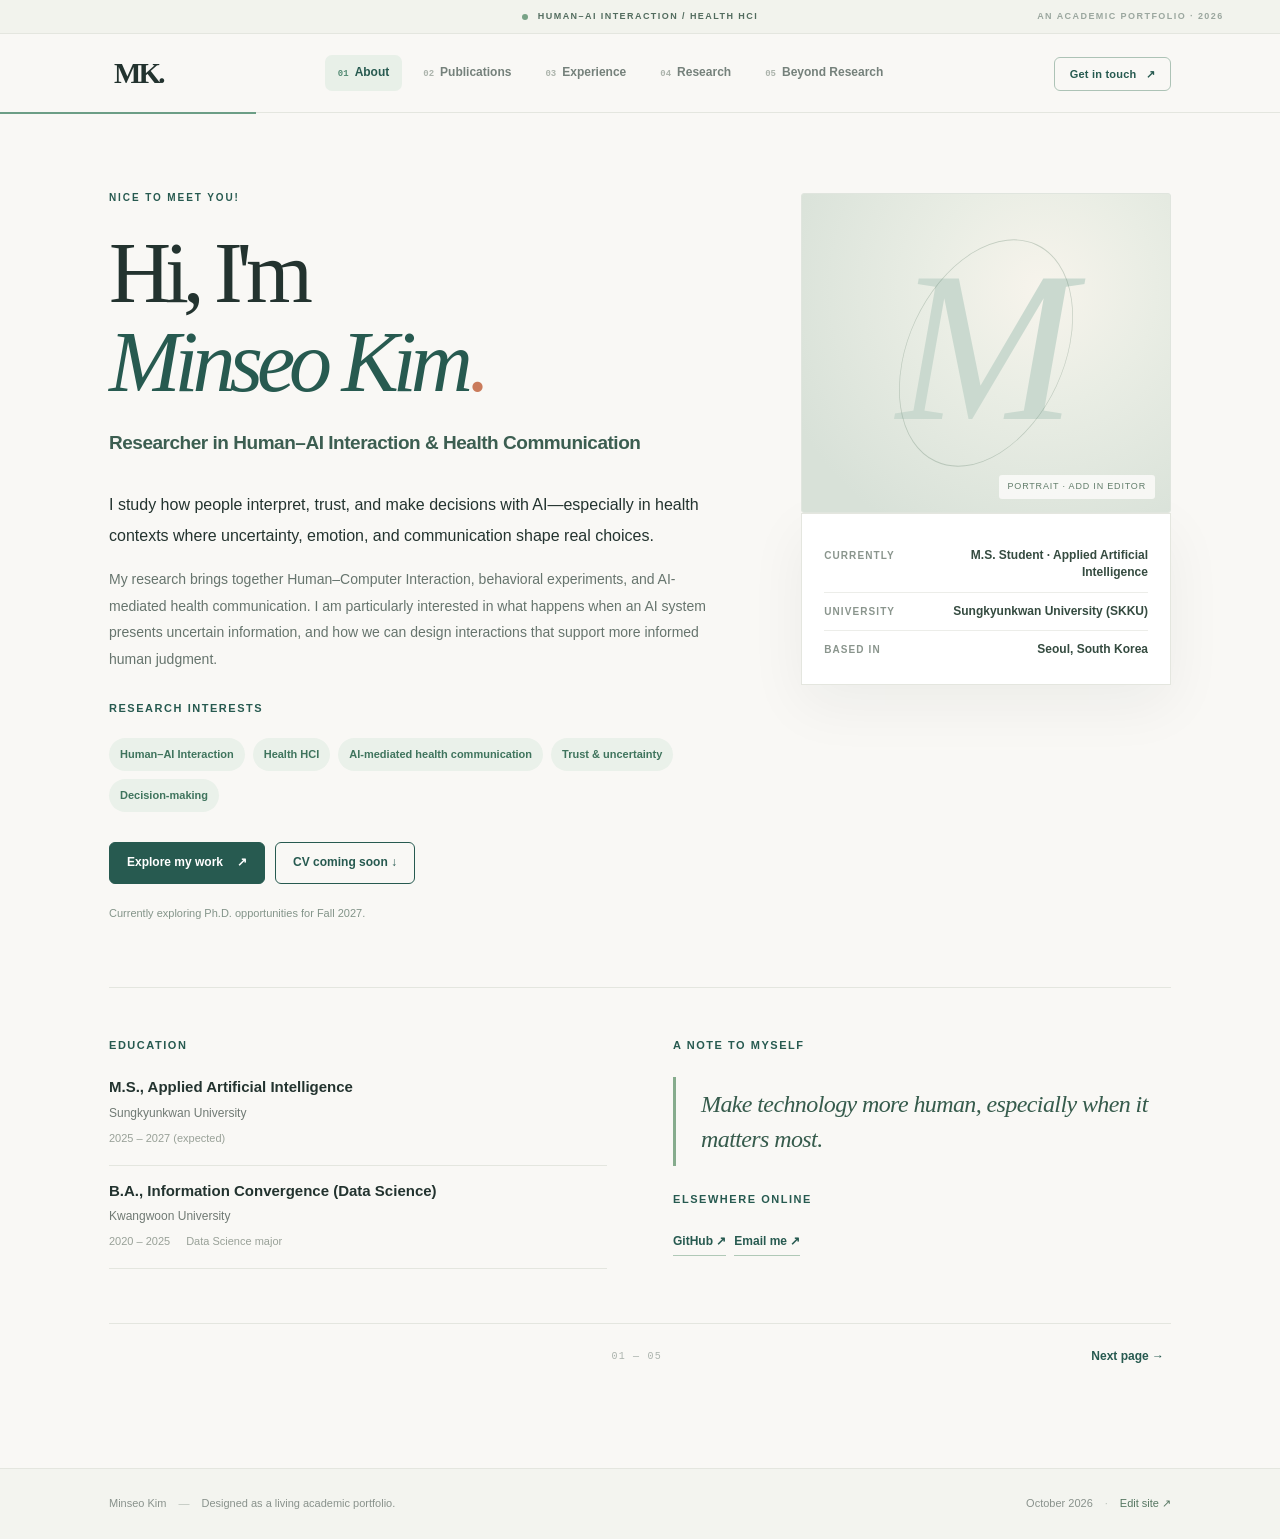
<file: index.html>
<!doctype html>
<html lang="en">
<head>
  <meta charset="utf-8" />
  <meta name="viewport" content="width=device-width, initial-scale=1" />
  <meta name="description" content="Minseo Kim — research in human–AI interaction, health HCI, and AI-mediated health communication." />
  <meta name="theme-color" content="#f9f8f5" />
  <title>Minseo Kim · Academic Website</title>
  <link rel="stylesheet" href="styles.css" />
  <script defer src="data.js"></script>
  <script defer src="upgrade.js"></script>
  <script defer src="site.js"></script>
</head>
<body>
  <div class="announcement"><span class="announcement-dot"></span><span id="masthead-line">HUMAN–AI INTERACTION / HEALTH HCI</span><span class="announcement-end">AN ACADEMIC PORTFOLIO · 2026</span></div>
  <header class="site-header" id="header">
    <div class="nav-wrap">
      <a class="brand" href="#about" aria-label="Home" id="brand">MK<span class="brand-dot">.</span></a>
      <nav class="primary-nav" aria-label="Main navigation" id="navigation"></nav>
      <div class="nav-actions"><a href="#contact" class="say-hi">Get in touch <span aria-hidden="true">↗</span></a></div>
    </div>
  </header>
  <div class="progress-line"><span id="progress"></span></div>
  <main id="app" aria-live="polite"></main>
  <footer class="footer"><div class="footer-inner"><div><span id="footer-name">Minseo Kim</span><span class="footer-sep">—</span><span id="footer-note">An evolving academic portfolio</span></div><div class="footer-right"><span id="footer-date">Updated 2026</span><span class="footer-sep">·</span><a href="admin.html" title="Editor (GitHub write access required)">Edit site ↗</a></div></div></footer>
  <div class="toast" role="status" id="toast" aria-live="polite"></div>
</body>
</html>
</file>
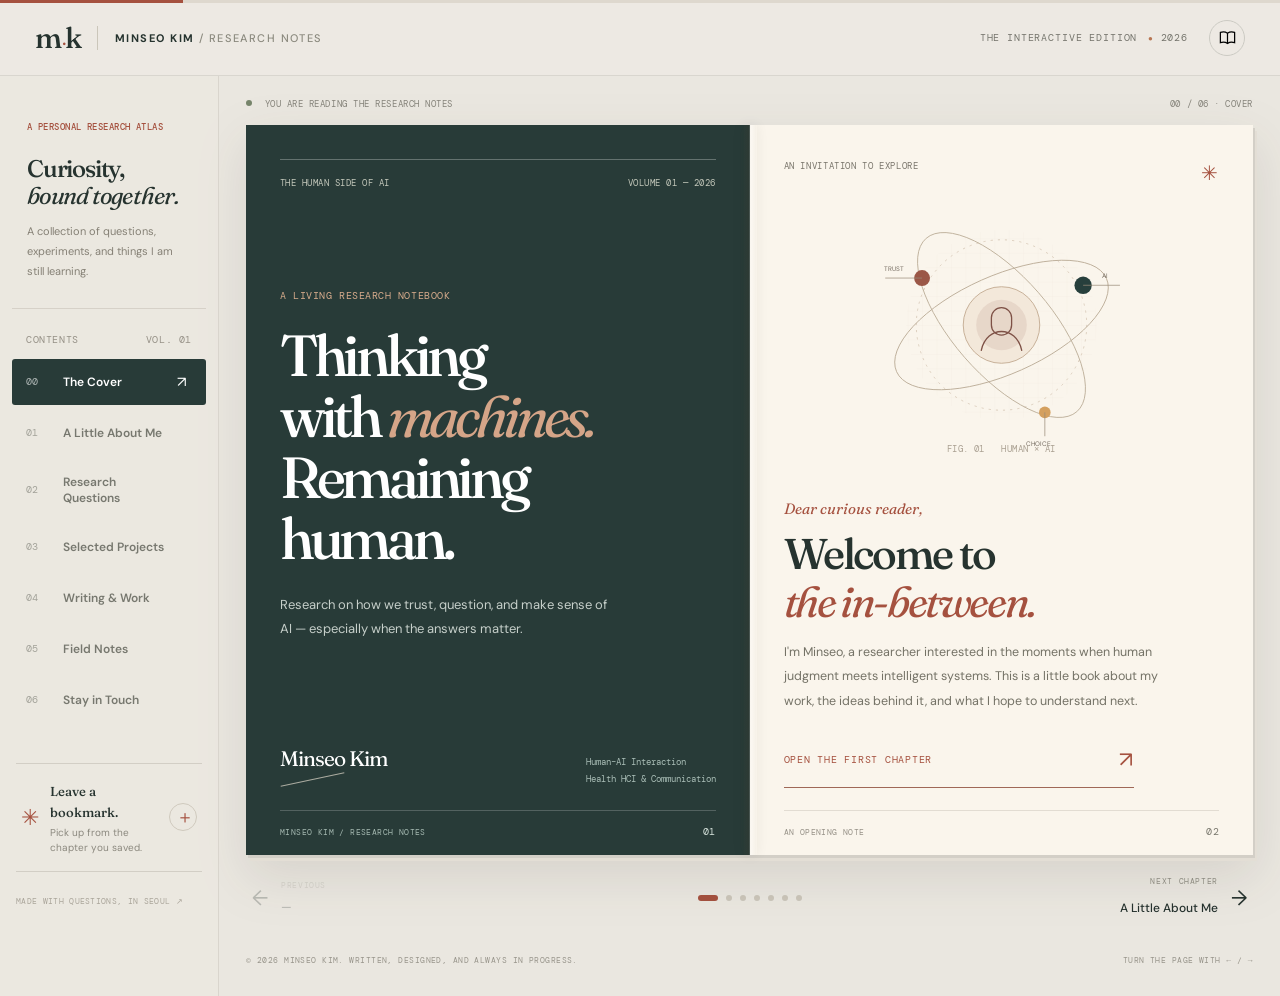
<file: MKKKlicktoEdit/index.html>
<!DOCTYPE html>

<html lang="en">
<head>
<meta charset="utf-8"/>
<meta content="width=device-width, initial-scale=1" name="viewport"/>
<meta content="#ece9e2" name="theme-color"/>
<meta content="The research notes of Minseo Kim — exploring Human–AI Interaction, Health HCI, and how people make decisions with intelligent systems." name="description"/>
<meta content="website" property="og:type"/>
<meta content="Minseo Kim — Research Notes" property="og:title"/>
<meta content="An interactive field guide to human–AI interaction, trust, and health decision-making." property="og:description"/>
<title>Minseo Kim | Research Notes</title>
<link href="https://fonts.googleapis.com" rel="preconnect"/>
<link crossorigin="" href="https://fonts.gstatic.com" rel="preconnect"/>
<link href="https://fonts.googleapis.com/css2?family=DM+Mono:wght@400;500&amp;family=DM+Sans:wght@400;500;600;700&amp;family=Fraunces:opsz,wght,SOFT,WONK@9..144,400,0,0;9..144,500,0,0;9..144,600,0,0&amp;display=swap" rel="stylesheet"/>
<link href="style.css" rel="stylesheet"/>
<script defer="" src="script.js"></script>
<script defer="True" src="cms-core.js"></script></head>
<body>
<a class="skip-link" href="#book">Skip to the book</a>
<div aria-hidden="true" class="reading-progress"><span id="readingProgress"></span></div>
<header class="topbar">
<div class="brand"><span class="brand-mark">m<span>·</span>k</span><span class="brand-divider"></span><span class="brand-name">MINSEO KIM <em> / RESEARCH NOTES</em></span></div>
<div class="top-actions">
<span class="edition">THE INTERACTIVE EDITION <span class="edition-dot">●</span> 2026</span>
<button aria-pressed="false" class="icon-button" id="readerMode" title="Focus reading mode" type="button"><svg aria-hidden="true" fill="none" stroke="currentColor" stroke-width="1.55" viewbox="0 0 24 24"><path d="M3 5.5c3.2-1.2 6.2-1 9 1 2.8-2 5.8-2.2 9-1v13c-3.2-1.2-6.2-1-9 1-2.8-2-5.8-2.2-9-1zM12 6.5v13"></path></svg><span class="sr-only">Toggle focus reading mode</span></button>
<button aria-controls="sidebar" aria-expanded="false" aria-label="Open table of contents" class="menu-toggle" id="menuToggle" type="button"><span></span><span></span><span></span></button>
</div>
</header>
<div class="site-layout">
<aside aria-label="Table of contents" class="sidebar" id="sidebar">
<div class="sidebar-inner">
<div class="sidebar-intro"><span class="tiny-label">A PERSONAL RESEARCH ATLAS</span><h2>Curiosity,<br/><i>bound together.</i></h2><p>A collection of questions, experiments, and things I am still learning.</p></div>
<div class="toc-label"><span>CONTENTS</span><span>VOL. 01</span></div>
<nav aria-label="Chapters" class="toc" id="toc">
<button aria-current="page" class="toc-item active" data-chapter="0" type="button"><span class="toc-no">00</span><span class="toc-text">The Cover</span><span class="toc-arrow">↗</span></button>
<button class="toc-item" data-chapter="1" type="button"><span class="toc-no">01</span><span class="toc-text">A Little About Me</span><span class="toc-arrow">↗</span></button>
<button class="toc-item" data-chapter="2" type="button"><span class="toc-no">02</span><span class="toc-text">Research Questions</span><span class="toc-arrow">↗</span></button>
<button class="toc-item" data-chapter="3" type="button"><span class="toc-no">03</span><span class="toc-text">Selected Projects</span><span class="toc-arrow">↗</span></button>
<button class="toc-item" data-chapter="4" type="button"><span class="toc-no">04</span><span class="toc-text">Writing &amp; Work</span><span class="toc-arrow">↗</span></button>
<button class="toc-item" data-chapter="5" type="button"><span class="toc-no">05</span><span class="toc-text">Field Notes</span><span class="toc-arrow">↗</span></button>
<button class="toc-item" data-chapter="6" type="button"><span class="toc-no">06</span><span class="toc-text">Stay in Touch</span><span class="toc-arrow">↗</span></button>
</nav>
<div class="sidebar-bottom">
<div class="bookmark-box"><span class="bookmark-icon">✳</span><div><strong>Leave a bookmark.</strong><p>Pick up from the chapter you saved.</p></div><button aria-label="Bookmark this chapter" id="bookmarkButton" title="Bookmark this chapter" type="button">＋</button></div>
<button class="resume-link" hidden="" id="resumeButton" type="button">↳ Return to bookmarked page</button>
<span class="location-note">MADE WITH QUESTIONS, IN SEOUL ↗</span>
</div>
</div>
</aside>
<div class="sidebar-scrim" id="sidebarScrim"></div>
<main class="main-content" id="book" tabindex="-1">
<div class="workspace-meta"><span><i class="status-dot"></i> YOU ARE READING THE RESEARCH NOTES</span><span id="chapterCounter">00 / 06  ·  COVER</span></div>
<div class="book-shell" id="bookShell">
<div aria-hidden="true" class="book-spine"></div>
<!-- 00 / COVER -->
<section aria-labelledby="title0" class="chapter is-current" data-page="0">
<div class="page page-left page-cover">
<div class="page-content cover-content"><div class="book-rule"><span>THE HUMAN SIDE OF AI</span><span>VOLUME 01 — 2026</span></div><div class="cover-copy"><span class="cover-kicker" data-cms-key="cover-kicker">A living research notebook</span><h1 data-cms-key="ch00-01" id="title0">Thinking<br/>with <em>machines.</em><br/>Remaining<br/>human.</h1><p data-cms-key="ch00-02">Research on how we trust, question, and make sense of AI — especially when the answers matter.</p></div><div class="cover-bottom"><div class="signature">Minseo Kim <span class="signature-rule"></span></div><p data-cms-key="ch00-03">Human–AI Interaction<br/>Health HCI &amp; Communication</p></div></div>
<div class="page-folio cover-folio"><span>MINSEO KIM / RESEARCH NOTES</span><span>01</span></div>
</div>
<div class="page page-right page-opening">
<div class="page-content opening-content"><div class="top-mini"><span>AN INVITATION TO EXPLORE</span><span>✳</span></div>
<div aria-hidden="true" class="orbit-wrap"><svg class="orbit-art" viewbox="0 0 420 360"><defs><pattern height="20" id="grid" patternunits="userSpaceOnUse" width="20"><path d="M20 0H0V20" fill="none" opacity="0.7" stroke="#decfc1" stroke-width="0.6"></path></pattern></defs><circle cx="210" cy="180" fill="url(#grid)" opacity=".55" r="132"></circle><circle cx="210" cy="180" fill="none" r="118" stroke="#d1c0ad" stroke-dasharray="3 7" stroke-width="1"></circle><ellipse cx="210" cy="180" fill="none" rx="159" ry="68" stroke="#bdaf9a" stroke-width="1.2" transform="rotate(-24 210 180)"></ellipse><ellipse cx="210" cy="180" fill="none" rx="159" ry="68" stroke="#bdaf9a" stroke-width="1.2" transform="rotate(49 210 180)"></ellipse><circle cx="210" cy="180" fill="#f3e8da" r="53" stroke="#c2aa91" stroke-width="1.25"></circle><circle cx="210" cy="180" fill="#8d4e41" opacity=".11" r="35"></circle><path d="M196 170a14 14 0 0 1 28 0v10a14 14 0 0 1-28 0zM182 215c4-18 16-26 28-26s24 8 28 26" fill="none" stroke="#7e5146" stroke-linecap="round" stroke-width="1.8"></path><circle cx="100" cy="115" fill="#9b5747" r="11"></circle><circle cx="323" cy="125" fill="#273f3c" r="12"></circle><circle cx="270" cy="301" fill="#d4a05f" r="8"></circle><path d="M100 115h-51M323 125h51M270 301v33" stroke="#9a8b79" stroke-width="1"></path><text fill="#756c61" font-size="9" x="48" y="105">TRUST</text><text fill="#756c61" font-size="9" x="349" y="115">AI</text><text fill="#756c61" font-size="9" x="244" y="347">CHOICE</text></svg><span class="orbit-stamp">FIG. 01   HUMAN × AI</span></div>
<div class="opening-bottom"><span class="handwritten" data-cms-key="opening-handwriting">Dear curious reader,</span><h2 data-cms-key="ch00-04">Welcome to<br/><em>the in-between.</em></h2><p data-cms-key="ch00-05">I'm Minseo, a researcher interested in the moments when human judgment meets intelligent systems. This is a little book about my work, the ideas behind it, and what I hope to understand next.</p><button class="text-cta" data-go="1" type="button">OPEN THE FIRST CHAPTER <span>↗</span></button></div>
</div><div class="page-folio"><span>AN OPENING NOTE</span><span>02</span></div>
</div>
</section>
<!-- 01 / ABOUT -->
<section aria-labelledby="title1" class="chapter" data-page="1" hidden="">
<div class="page page-left"><div class="page-content"><div class="section-kicker">CHAPTER 01 <span class="kicker-line"></span> ABOUT</div><h2 class="chapter-title" data-cms-key="ch01-01" id="title1">A little about<br/><em>the person</em><br/>behind the questions.</h2><p class="lede" data-cms-key="ch01-02">I'm an interdisciplinary researcher exploring how people think, feel, and make decisions in AI-mediated environments.</p><p data-cms-key="ch01-03">My work sits at the intersection of <strong>Human–AI Interaction</strong>, <strong>health communication</strong>, and <strong>behavioral research</strong>. I am especially interested in what happens when AI tools communicate uncertain health information, and how their design shapes human understanding.</p><p data-cms-key="ch01-04">Before working on health-related AI experiences, I studied data science and built interactive systems. That path made me curious about a question that code alone cannot answer: <em>how do people actually experience the technologies we create?</em></p><div class="pullquote"><span>“</span><p data-cms-key="ch01-05">I want to design intelligent systems that help people think more clearly, not simply feel more certain.</p></div></div><div class="page-folio"><span>BACKGROUND / MOTIVATION</span><span>03</span></div></div>
<div class="page page-right"><div class="page-content"><div class="page-note-head"><span>THE RESEARCHER AT A GLANCE</span><span class="star">✳</span></div><div class="portrait-card"><div aria-label="Profile photo placeholder with initials MK" class="portrait-placeholder" role="img"><span>MK<span class="portrait-dot">.</span></span><small>YOUR PHOTO GOES HERE</small></div><div class="portrait-copy"><div class="portrait-script" data-cms-key="portrait-handwriting">nice to meet you.</div><h3 data-cms-key="ch01-06">Minseo Kim</h3><p data-cms-key="ch01-07">M.S. Student · Applied Artificial Intelligence<br/>Sungkyunkwan University, Seoul</p></div></div><div class="info-grid"><div><span class="mini-label">NOW</span><strong>Sungkyunkwan University</strong><p data-cms-key="ch01-08">M.S. in Applied AI · 2025–present<br/>DEHUB Lab · Advisor: Daeho Lee</p></div><div><span class="mini-label">BEFORE</span><strong>Kwangwoon University</strong><p data-cms-key="ch01-09">B.A. in Information Convergence<br/>Data Science · 2025</p></div></div><div class="margin-note"><span class="asterisk">✱</span><p data-cms-key="ch01-10"><strong>Research lens.</strong> Behavioral experiments, user-centered design, and the psychology of human–AI communication.</p></div></div><div class="page-folio"><span>EDUCATION / APPROACH</span><span>04</span></div></div>
</section>
<!-- 02 / RESEARCH -->
<section aria-labelledby="title2" class="chapter" data-page="2" hidden="">
<div class="page page-left"><div class="page-content"><div class="section-kicker">CHAPTER 02 <span class="kicker-line"></span> RESEARCH</div><h2 class="chapter-title" data-cms-key="ch02-01" id="title2">When AI gives<br/><em>an answer,</em><br/>what do we hear?</h2><p class="lede" data-cms-key="ch02-02">AI can make advice feel immediate, accessible, and personal. But its wording can also shape what we notice, fear, or believe.</p><div class="research-question"><span class="rq-index">THE QUESTION / 01</span><h3 data-cms-key="ch02-03">How do communication cues change our trust and judgment?</h3><p data-cms-key="ch02-04">I study how the <strong>source of advice</strong> (AI or human) and small <strong>identification cues</strong> influence how personally attentive a consultation feels — and how people assess uncertain health information.</p></div><div class="research-themes"><div><span>01</span><p data-cms-key="ch02-05">Trust &amp; reliance</p></div><div><span>02</span><p data-cms-key="ch02-06">Uncertainty &amp; anxiety</p></div><div><span>03</span><p data-cms-key="ch02-07">Health decision-making</p></div></div><div class="side-caption">CURRENT FOCUS   ↗   FEAR ANCHORING IN AI-ASSISTED SYMPTOM ASSESSMENT</div></div><div class="page-folio"><span>RESEARCH / THEORY</span><span>05</span></div></div>
<div class="page page-right"><div class="page-content"><div class="page-note-head"><span>AN INTERACTIVE MARGIN</span><span class="star">↗</span></div><h3 class="interactive-title" data-cms-key="ch02-08">Try changing<br/>the <em>conversation.</em></h3><p class="interactive-intro" data-cms-key="ch02-09">A tiny illustration of my research question. Switch the advisor or the cue and see how the same consultation is framed.</p><div class="demo-panel"><div class="demo-row"><span class="mini-label">01 / WHO IS SPEAKING?</span><div aria-label="Advisor type" class="segmented" role="group"><button aria-pressed="true" class="selected" data-advisor="ai" type="button">AI advisor</button><button aria-pressed="false" data-advisor="human" type="button">Human doctor</button></div></div><div class="demo-row"><span class="mini-label">02 / IDENTIFICATION CUE</span><div aria-label="Identification cue" class="segmented" role="group"><button aria-pressed="true" class="selected" data-cue="off" type="button">Without cue</button><button aria-pressed="false" data-cue="on" type="button">With cue</button></div></div><div aria-live="polite" class="chat-preview"><div class="chat-top"><div class="chat-avatar">✳</div><div><strong id="chatAdvisor">AI health advisor</strong><small>ONLINE HEALTH CONSULTATION</small></div><span class="live-indicator"></span></div><div class="chat-line">I've been experiencing heartburn and upper abdominal discomfort.</div><div class="chat-message" id="chatMessage">Thanks for explaining. Could you tell me when the discomfort started and how often it occurs?</div></div><p class="demo-disclaimer" data-cms-key="ch02-10"><span>ⓘ</span> Concept illustration only; not a clinical recommendation or actual study stimulus.</p></div><div class="margin-note compact"><span class="asterisk">✱</span><p data-cms-key="ch02-11"><strong>Notice:</strong> The information is similar, but the source and framing can change how the exchange feels.</p></div></div><div class="page-folio"><span>RESEARCH / INTERACTIVE STUDY</span><span>06</span></div></div>
</section>
<!-- 03 / PROJECTS -->
<section aria-labelledby="title3" class="chapter" data-page="3" hidden="">
<div class="page page-left"><div class="page-content"><div class="section-kicker">CHAPTER 03 <span class="kicker-line"></span> PROJECTS</div><h2 class="chapter-title" data-cms-key="ch03-01" id="title3">A few things<br/>I've <em>made</em><br/>&amp; investigated.</h2><p class="lede" data-cms-key="ch03-02">Research becomes tangible through prototypes, experiments, and the questions that survive them.</p><div class="project-feature"><div class="project-topline"><span>01 / IN PROGRESS</span><span>2026 ↗</span></div><div aria-hidden="true" class="feature-visual"><div class="visual-bubble bubble-a">Could this be serious?</div><div class="visual-thread"><span></span><span></span><span></span></div><div class="visual-bubble bubble-b">How certain is certain?</div><span class="visual-x">×</span></div><h3 data-cms-key="ch03-03">Fear Anchoring in AI-assisted Symptom Assessment</h3><p data-cms-key="ch03-04">Investigating how initial diagnostic framing can influence later judgments and how conversational design might shape that process.</p><div class="tagrow"><span>HEALTH HCI</span><span>JUDGMENT</span><span>AI COMMUNICATION</span></div></div></div><div class="page-folio"><span>PROJECTS / RESEARCH</span><span>07</span></div></div>
<div class="page page-right"><div class="page-content"><div class="page-note-head"><span>AN INDEX OF EXPLORATIONS</span><span class="star">03</span></div><div class="project-list"><div class="project-list-item"><div class="project-list-number">02</div><div><div class="project-year" data-cms-key="project-meta-01">2026 · RESEARCH STUDY</div><h3 data-cms-key="ch03-05">How does an AI health advisor communicate care?</h3><p data-cms-key="ch03-06">Experimental work examining how different forms of empathic communication affect how people evaluate AI health guidance.</p><button aria-expanded="false" class="read-more" data-expand="study" type="button">READ THE MARGIN NOTE <span>＋</span></button><div class="expand-note" data-cms-key="project-note-01" hidden="" id="expand-study">Designed as a between-subjects experiment investigating communication choices and outcomes including trust, care, and anxiety.</div></div></div><div class="project-list-item"><div class="project-list-number">03</div><div><div class="project-year" data-cms-key="project-meta-02">2024 · UNDERGRADUATE PROJECT</div><h3 data-cms-key="ch03-07">Pronunciation Feedback, Made Interactive</h3><p data-cms-key="ch03-08">An AI-assisted language-learning web application offering pronunciation feedback for learners.</p><button aria-expanded="false" class="read-more" data-expand="webapp" type="button">READ THE MARGIN NOTE <span>＋</span></button><div class="expand-note" data-cms-key="project-note-02" hidden="" id="expand-webapp">Developed as a graduation project at Kwangwoon University; received first place at the 2024 graduation exhibition.</div></div></div><div id="cmsAddedProjects"></div></div><div class="margin-note compact"><span class="asterisk">✱</span><p data-cms-key="ch03-09">I care about the full cycle: a question worth asking, a system worth building, and evidence worth examining.</p></div></div><div class="page-folio"><span>PROJECTS / ARCHIVE</span><span>08</span></div></div>
</section>
<!-- 04 / WRITING -->
<section aria-labelledby="title4" class="chapter" data-page="4" hidden="">
<div class="page page-left"><div class="page-content"><div class="section-kicker">CHAPTER 04 <span class="kicker-line"></span> WRITING</div><h2 class="chapter-title" data-cms-key="ch04-01" id="title4">Work in<br/><em>progress,</em><br/>ideas in motion.</h2><p class="lede" data-cms-key="ch04-02">An evolving shelf of research writing, presentations, and ideas under development.</p><div class="writing-article"><div class="writing-meta"><span>WORK IN PREPARATION</span><span>2026</span></div><h3 data-cms-key="ch04-03">Fear Anchoring in AI-assisted Symptom Assessment</h3><p data-cms-key="ch04-04">Master's thesis research exploring responses to serious diagnostic possibilities in AI-mediated symptom assessment.</p><div class="writing-status"><span class="status-dash"></span> Thesis in preparation — not a published paper</div></div><div id="cmsAddedPublications"></div><div class="pullquote slim"><span>“</span><p data-cms-key="ch04-05">Good research often begins with noticing a question everyone else has learned to walk past.</p></div></div><div class="page-folio"><span>WRITING / IN PROGRESS</span><span>09</span></div></div>
<div class="page page-right"><div class="page-content"><div class="page-note-head"><span>FROM THE EDITOR'S DESK</span><span class="star">✳</span></div><div class="index-card"><div class="index-card-top">PUBLICATION INDEX   /   VOL. 01</div><div class="index-card-rule"></div><h3 data-cms-key="ch04-06">A note on<br/><em>this section.</em></h3><p data-cms-key="ch04-07">This chapter intentionally lists verified work in preparation separately from published scholarship.</p><p data-cms-key="ch04-08">Conference papers, publications, and presentation details can be added here with complete citations and links as they become available.</p><span class="stamped">TO BE CONTINUED ↗</span></div><div class="mini-index"><span>IN THE MEANTIME</span><p data-cms-key="ch04-09">Browse the projects in Chapter 03, or turn to Chapter 05 for shorter reflections on the questions behind the work.</p><button class="text-cta dark-cta" data-go="5" type="button">TURN TO FIELD NOTES <span>↗</span></button></div></div><div class="page-folio"><span>WRITING / EDITOR'S NOTE</span><span>10</span></div></div>
</section>
<!-- 05 / NOTES -->
<section aria-labelledby="title5" class="chapter" data-page="5" hidden="">
<div class="page page-left"><div class="page-content"><div class="section-kicker">CHAPTER 05 <span class="kicker-line"></span> FIELD NOTES</div><h2 class="chapter-title" data-cms-key="ch05-01" id="title5">Little notes<br/>on <em>big</em><br/>questions.</h2><p class="lede" data-cms-key="ch05-02">An informal notebook for the ideas that don't quite fit into an abstract.</p><div class="note-date" data-cms-key="field-note-date">FIELD NOTE N° 001   /   REFLECTION</div><h3 class="essay-title" data-cms-key="ch05-03">When reassurance<br/>sounds like certainty.</h3><p data-cms-key="ch05-04">In health conversations, words can be more than information. A confident tone can calm us down, but it can also make an uncertain claim feel settled.</p><p data-cms-key="ch05-05">That tension makes communication design a research problem. When does a system help someone navigate uncertainty? When does it accidentally encourage them to stop asking questions?</p><p class="essay-end" data-cms-key="ch05-06">I want to understand that boundary — and design for the space around it.</p></div><div class="page-folio"><span>FIELD NOTES / 001</span><span>11</span></div></div>
<div class="page page-right"><div class="page-content"><div class="page-note-head"><span>CLICK INTO THE MARGINS</span><span class="star">↗</span></div><h3 class="interactive-title margin-title" data-cms-key="ch05-07">Three things<br/><em>worth asking.</em></h3><p class="interactive-intro" data-cms-key="ch05-08">Every study begins with an assumption. These are the ones I keep examining.</p><div class="accordion" id="notesAccordion"><div class="accordion-item"><button aria-controls="note-1" aria-expanded="true" class="accordion-head" type="button"><span>01</span><strong>Does it feel personal?</strong><span class="accordion-symbol">−</span></button><div class="accordion-body" id="note-1"><p data-cms-key="ch05-09">Small details — such as acknowledging someone's context — may change how attentively a response is perceived, even when its core information stays the same.</p></div></div><div class="accordion-item"><button aria-controls="note-2" aria-expanded="false" class="accordion-head" type="button"><span>02</span><strong>Who is giving the advice?</strong><span class="accordion-symbol">＋</span></button><div class="accordion-body" hidden="" id="note-2"><p data-cms-key="ch05-10">The same words can carry different expectations when attributed to a human clinician or to an AI assistant. Source cues may shape trust and accountability.</p></div></div><div class="accordion-item"><button aria-controls="note-3" aria-expanded="false" class="accordion-head" type="button"><span>03</span><strong>What stays in our minds?</strong><span class="accordion-symbol">＋</span></button><div class="accordion-body" hidden="" id="note-3"><p data-cms-key="ch05-11">An early suggestion can remain an anchor as more information arrives. How could systems help people revise first impressions rather than merely reinforce them?</p></div></div></div><div class="pencil-note">a note to myself: ask better questions. <span>↗</span></div></div><div class="page-folio"><span>FIELD NOTES / MARGINALIA</span><span>12</span></div></div>
</section>
<!-- 06 / CONTACT -->
<section aria-labelledby="title6" class="chapter" data-page="6" hidden="">
<div class="page page-left page-contact"><div class="page-content"><div class="section-kicker">CHAPTER 06 <span class="kicker-line"></span> CONTACT</div><h2 class="chapter-title" data-cms-key="ch06-01" id="title6">The best ideas<br/>usually start<br/><em>with a conversation.</em></h2><p class="lede" data-cms-key="ch06-02">If you're working on questions around human–AI interaction, health communication, or decision-making, I'd love to hear from you.</p><a class="big-email" href="mailto:kimminseo061900@gmail.com">Say hello <span>↗</span></a><p class="email-address" data-cms-key="ch06-03">kimminseo061900@gmail.com</p><div class="contact-line"></div><p data-cms-key="ch06-04">I'm currently an M.S. student at Sungkyunkwan University, exploring the relationship between intelligent systems and human judgment.</p><p data-cms-key="ch06-05">Whether it's a paper, a prototype, or an interesting question — feel free to reach out.</p></div><div class="page-folio"><span>LET'S KEEP THINKING</span><span>13</span></div></div>
<div class="page page-right"><div class="page-content"><div class="page-note-head"><span>THE BACK COVER</span><span class="star">✳</span></div><div class="end-mark"><span>THE END</span><div>✦</div><em>...or perhaps,<br/>a beginning.</em></div><div class="contact-resources"><div><span class="mini-label">ACADEMIC OVERVIEW</span><a href="cv.html">Read my research CV <span>↗</span></a></div><div><span class="mini-label">INSTITUTION</span><a href="https://www.skku.edu/eng/" rel="noopener noreferrer" target="_blank">Sungkyunkwan University <span>↗</span></a></div><div><span class="mini-label">RESEARCH GROUP</span><span>Digital Environment and Human Behavior Lab (DEHUB)</span></div></div><button class="text-cta dark-cta back-cover-link" data-go="0" type="button">START AGAIN <span>↗</span></button></div><div class="page-folio"><span>SEE YOU IN THE NEXT VOLUME</span><span>14</span></div></div>
</section>
</div>
<div class="book-controls"><button class="page-control" disabled="" id="prevChapter" type="button"><span>←</span><span><small>PREVIOUS</small><strong id="prevLabel">—</strong></span></button><div aria-label="Chapter selection" class="page-dots" id="pageDots" role="group"><button aria-current="page" aria-label="Go to cover" class="page-dot active" data-go="0" type="button"></button><button aria-label="Go to about" class="page-dot" data-go="1" type="button"></button><button aria-label="Go to research" class="page-dot" data-go="2" type="button"></button><button aria-label="Go to projects" class="page-dot" data-go="3" type="button"></button><button aria-label="Go to writing" class="page-dot" data-go="4" type="button"></button><button aria-label="Go to notes" class="page-dot" data-go="5" type="button"></button><button aria-label="Go to contact" class="page-dot" data-go="6" type="button"></button></div><button class="page-control next-control" id="nextChapter" type="button"><span><small>NEXT CHAPTER</small><strong id="nextLabel">A Little About Me</strong></span><span>→</span></button></div>
<div class="site-bottom"><span>© 2026 MINSEO KIM. WRITTEN, DESIGNED, AND ALWAYS IN PROGRESS.</span><span>TURN THE PAGE WITH ← / →</span></div>
</main>
</div>
<div aria-live="polite" class="toast" id="toast" role="status"></div>
<script>if(new URLSearchParams(location.search).has('edit')){const e=document.createElement('script');e.src='editor.js';e.defer=true;document.head.appendChild(e);const c=document.createElement('link');c.rel='stylesheet';c.href='editor.css';document.head.appendChild(c);}</script></body>
</html>
</file>
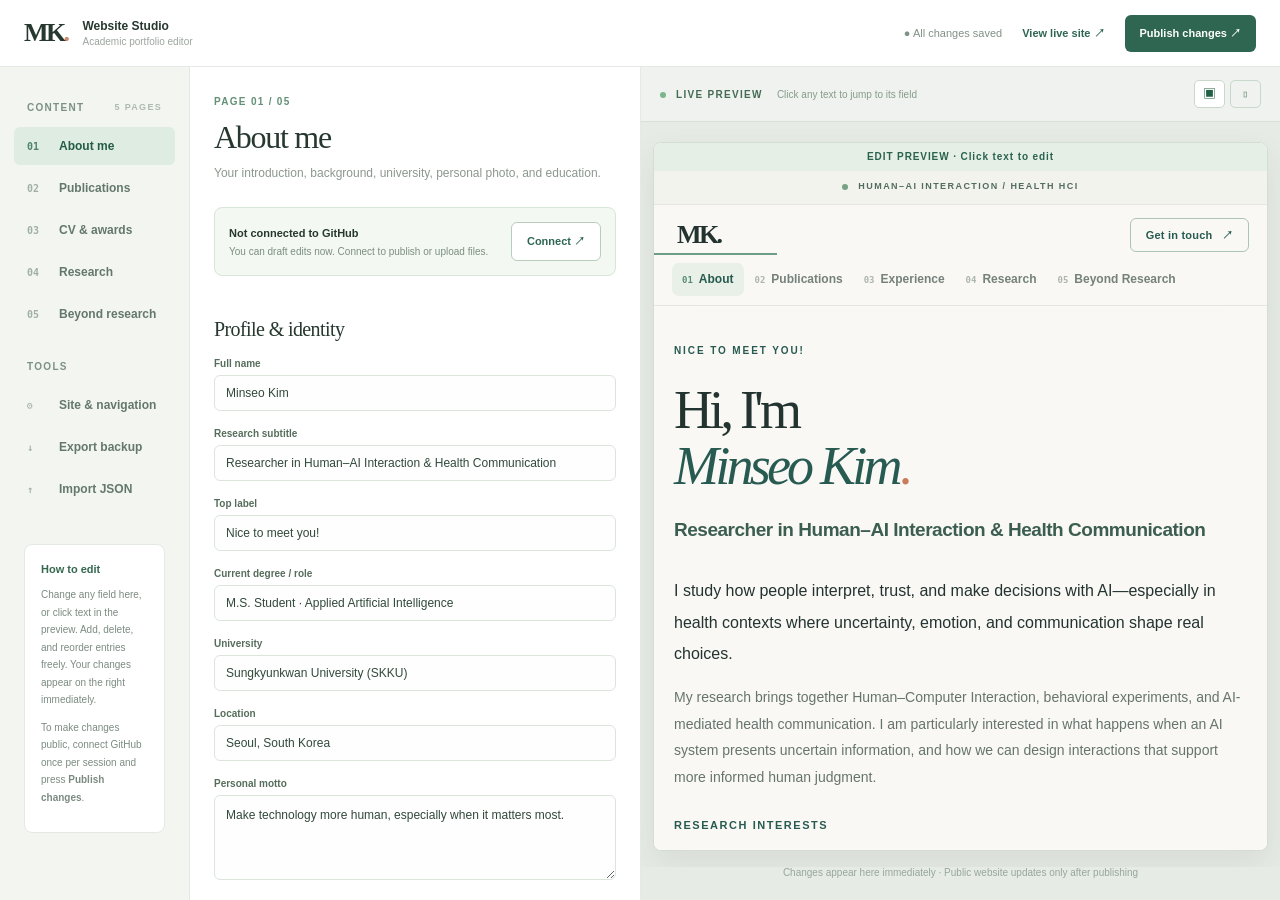
<file: admin.html>
<!doctype html><html lang="ko"><head><meta charset="utf-8"><meta name="viewport" content="width=device-width,initial-scale=1"><meta name="robots" content="noindex,nofollow"><title>Minseo Kim · Website Editor</title><link rel="stylesheet" href="admin.css"><script defer src="data.js"></script><script defer src="upgrade.js"></script>
  <script defer src="admin.js"></script></head><body>
<header class="editor-header"><div class="editor-brand"><span class="editor-mark">MK<span>.</span></span><div><strong>Website Studio</strong><small>Academic portfolio editor</small></div></div><div class="editor-top-actions"><span class="draft-indicator" id="draftIndicator">● All changes saved</span><a class="visit-site" href="index.html" target="_blank">View live site ↗</a><button class="btn btn-primary" id="publishTop">Publish changes ↗</button></div></header>
<div class="admin-shell"><aside class="side"><div class="side-title">CONTENT <span>5 PAGES</span></div><nav class="editor-menu" id="editorMenu"><button class="menu-item active" data-panel="about"><span>01</span> About me</button><button class="menu-item" data-panel="work"><span>02</span> Publications</button><button class="menu-item" data-panel="career"><span>03</span> CV & awards</button><button class="menu-item" data-panel="research"><span>04</span> Research</button><button class="menu-item" data-panel="personal"><span>05</span> Beyond research</button></nav><div class="side-title secondary">TOOLS</div><nav class="editor-menu"><button class="menu-item" data-panel="settings"><span>⚙</span> Site & navigation</button><button class="menu-item" id="exportBtn"><span>↓</span> Export backup</button><button class="menu-item" id="importBtn"><span>↑</span> Import JSON</button></nav><div class="side-help"><strong>How to edit</strong><p>Change any field here, or click text in the preview. Add, delete, and reorder entries freely. Your changes appear on the right immediately.</p><p>To make changes public, connect GitHub once per session and press <b>Publish changes</b>.</p></div></aside>
<section class="editor-content"><div class="editor-scroll"><div class="editor-intro"><div class="editor-kicker" id="panelNumber">PAGE 01 / 05</div><h1 id="panelTitle">About me</h1><p id="panelIntro">Edit your identity, introduction, education, and profile image.</p></div><div id="connectionBanner" class="connection-banner"><div><b id="connectionHeading">Not connected to GitHub</b><p id="connectionSub">You can draft edits now. Connect to publish or upload files.</p></div><button type="button" class="btn btn-subtle" id="connectToggle">Connect ↗</button></div><div id="connectForm" class="connect-form" hidden><div class="connect-grid"><label>GitHub username<input id="repoOwner" value="MinsOnEarth" spellcheck="false"></label><label>Repository name<input id="repoName" value="minsonearth.github.io" spellcheck="false"></label><label>Branch<input id="repoBranch" value="main" spellcheck="false"></label></div><label>Fine-grained personal access token<input id="accessToken" type="password" autocomplete="off" spellcheck="false" placeholder="github_pat_… (never saved)"></label><p>Only grant <b>Contents: Read and write</b> access to <b>minsonearth.github.io</b>. The token stays in this browser tab's memory, not in the website files or local storage.</p><button class="btn btn-primary" id="connectBtn" type="button">Connect to GitHub</button><div id="connectMessage" class="connect-message" role="status"></div></div><div id="editorSections"></div><div class="bottom-action"><button class="btn btn-primary" id="publishBottom">Publish changes ↗</button><span id="publishMessage">Edits autosave as a local draft until you publish.</span></div></div></section>
<section class="preview-panel"><div class="preview-toolbar"><div class="preview-title"><span class="status-glow"></span> LIVE PREVIEW <span class="preview-note">Click any text to jump to its field</span></div><div class="preview-tools"><button id="previewDesktop" class="device active" title="Desktop preview" aria-label="Desktop preview">▣</button><button id="previewMobile" class="device" title="Mobile preview" aria-label="Mobile preview">▯</button></div></div><div class="preview-stage"><iframe title="Live website preview" id="previewFrame" src="index.html?preview=1#about"></iframe></div><div class="preview-foot">Changes appear here immediately · Public website updates only after publishing</div></section></div>
<input id="importFile" type="file" accept="application/json,.json" hidden>
<div class="toast" id="adminToast" role="status"></div>
</body></html>
</file>
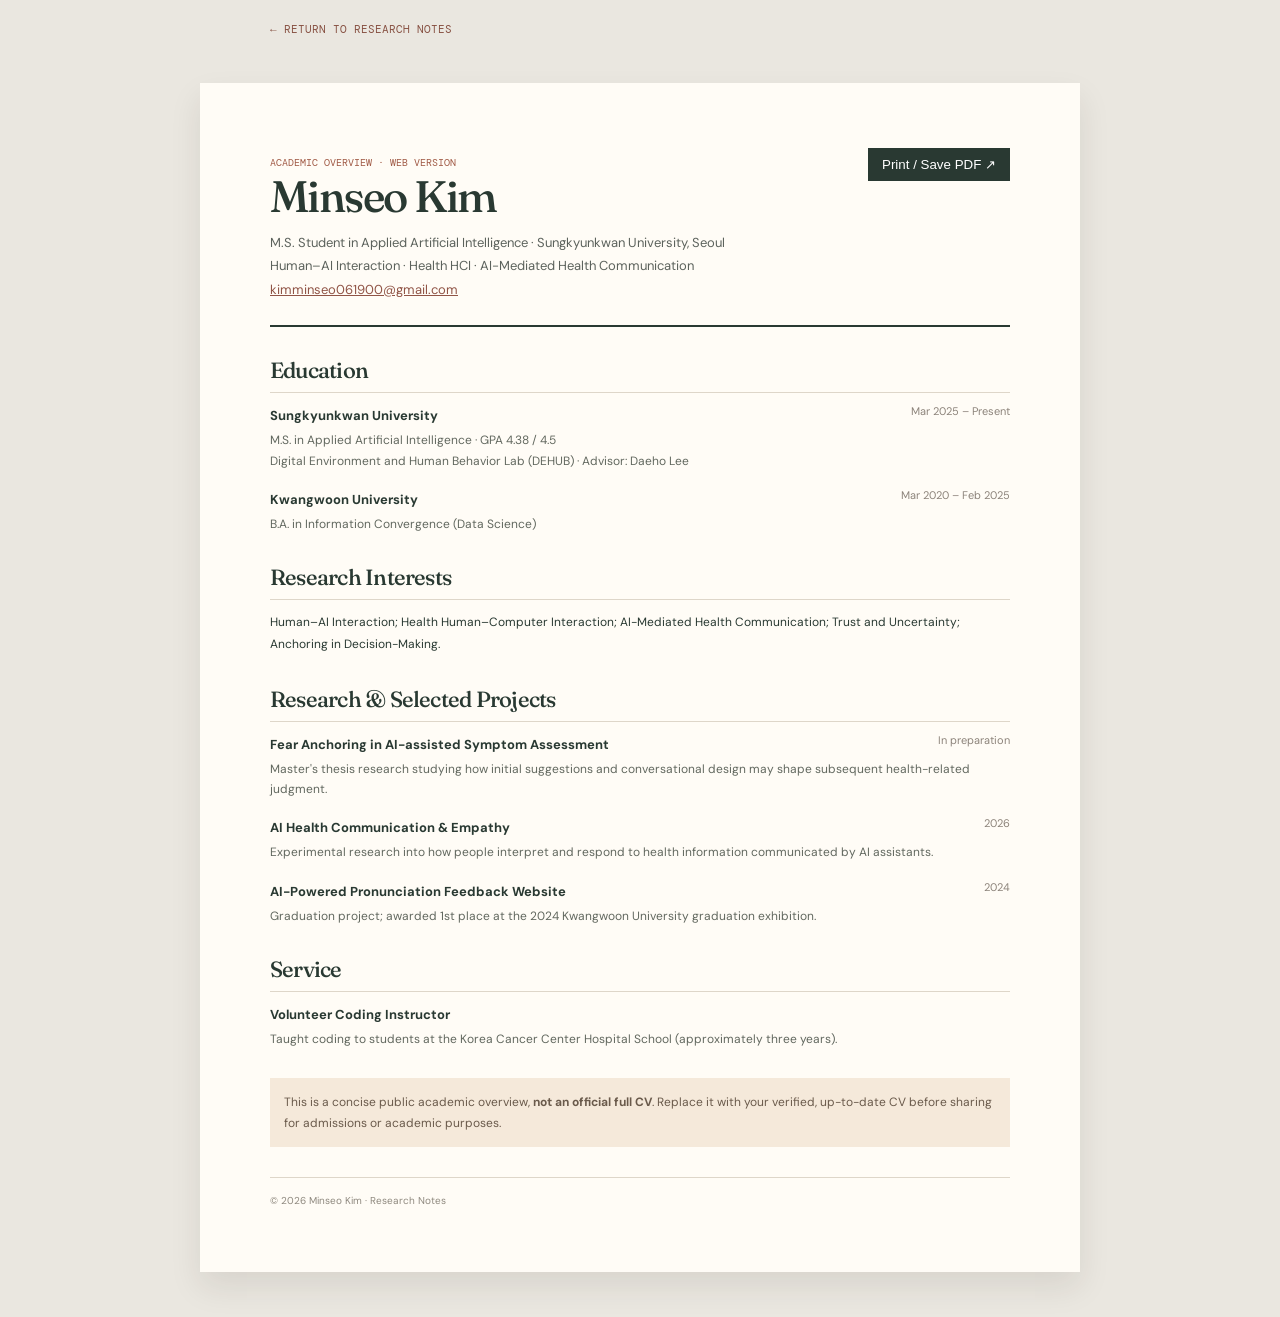
<file: cv.html>
<!DOCTYPE html>
<html lang="en"><head><meta charset="utf-8"/><meta content="width=device-width, initial-scale=1" name="viewport"/><meta content="Academic overview of Minseo Kim" name="description"/><title>Minseo Kim | Academic Overview</title><link href="https://fonts.googleapis.com/css2?family=DM+Mono&amp;family=DM+Sans:wght@400;500;600;700&amp;family=Fraunces:opsz,wght@9..144,400;9..144,500&amp;display=swap" rel="stylesheet"/><style>body{margin:0;background:#eae7e0;color:#293932;font-family:'DM Sans',Arial,sans-serif}main{max-width:740px;background:#fffcf6;margin:45px auto;padding:65px 70px;box-shadow:0 15px 30px #29201718}.back{display:inline-block;margin:22px 0 0 max(calc((100vw - 740px)/2),20px);font:11px 'DM Mono',monospace;color:#875142;text-decoration:none}header{border-bottom:2px solid #293932;padding-bottom:24px}h1,h2{font-family:'Fraunces',Georgia,serif;font-weight:500;letter-spacing:-.035em}h1{font-size:44px;margin:0}header p{font-size:13px;color:#5c625c;line-height:1.8;margin:8px 0 0}a{color:#905446}section{margin-top:29px}h2{font-size:22px;margin:0 0 11px}section h2{border-bottom:1px solid #ded6c9;padding-bottom:8px}.entry{margin-bottom:17px}.entry strong{font-size:13px}.entry span{float:right;font-size:11px;color:#8c837a}.entry p{font-size:12px;line-height:1.7;color:#62685f;margin:5px 0}.tag{font:10px 'DM Mono',monospace;color:#a15b47}.notice{padding:14px;background:#f5e9da;font-size:12px;line-height:1.7;color:#6a5a4b}.printbtn{float:right;background:#293932;color:white;border:0;padding:9px 14px;cursor:pointer}footer{font-size:10px;color:#8e887e;border-top:1px solid #ded6c9;padding-top:16px;margin-top:30px}@media(max-width:760px){main{margin:15px;padding:32px 23px}.back{margin-left:15px}.entry span{float:none;display:block;margin:3px 0}}@media print{body{background:#fff}main{margin:0;box-shadow:none;padding:15px 25px;max-width:none}.back,.printbtn{display:none}section{break-inside:avoid}}</style><script defer="True" src="cms-core.js"></script></head><body><a class="back" href="index.html#chapter-6">← RETURN TO RESEARCH NOTES</a><main><button class="printbtn" onclick="window.print()">Print / Save PDF ↗</button><header><p class="tag" data-cms-key="cv-tag-01">ACADEMIC OVERVIEW · WEB VERSION</p><h1 data-cms-key="cv-name-01">Minseo Kim</h1><p><span data-cms-key="cv-meta-01-01">M.S. Student in Applied Artificial Intelligence · Sungkyunkwan University, Seoul</span><br/><span data-cms-key="cv-meta-01-03">Human–AI Interaction · Health HCI · AI-Mediated Health Communication</span><br/><a data-cms-key="cv-meta-01-email" href="mailto:kimminseo061900@gmail.com">kimminseo061900@gmail.com</a></p></header><section><h2 data-cms-key="cv-section-01">Education</h2><div class="entry"><strong data-cms-key="cv-org-01">Sungkyunkwan University</strong><span data-cms-key="cv-dates-01">Mar 2025 – Present</span><p data-cms-key="cv-detail-01">M.S. in Applied Artificial Intelligence · GPA 4.38 / 4.5<br/>Digital Environment and Human Behavior Lab (DEHUB) · Advisor: Daeho Lee</p></div><div class="entry"><strong data-cms-key="cv-org-02">Kwangwoon University</strong><span data-cms-key="cv-dates-02">Mar 2020 – Feb 2025</span><p data-cms-key="cv-detail-02">B.A. in Information Convergence (Data Science)</p></div></section><section><h2 data-cms-key="cv-section-02">Research Interests</h2><p data-cms-key="cv-interests-01" style="font-size:12px;line-height:1.8">Human–AI Interaction; Health Human–Computer Interaction; AI-Mediated Health Communication; Trust and Uncertainty; Anchoring in Decision-Making.</p></section><section><h2 data-cms-key="cv-section-03">Research &amp; Selected Projects</h2><div class="entry"><strong data-cms-key="cv-org-03">Fear Anchoring in AI-assisted Symptom Assessment</strong><span data-cms-key="cv-dates-03">In preparation</span><p data-cms-key="cv-detail-03">Master's thesis research studying how initial suggestions and conversational design may shape subsequent health-related judgment.</p></div><div class="entry"><strong data-cms-key="cv-org-04">AI Health Communication &amp; Empathy</strong><span data-cms-key="cv-dates-04">2026</span><p data-cms-key="cv-detail-04">Experimental research into how people interpret and respond to health information communicated by AI assistants.</p></div><div class="entry"><strong data-cms-key="cv-org-05">AI-Powered Pronunciation Feedback Website</strong><span data-cms-key="cv-dates-05">2024</span><p data-cms-key="cv-detail-05">Graduation project; awarded 1st place at the 2024 Kwangwoon University graduation exhibition.</p></div></section><section><h2 data-cms-key="cv-section-04">Service</h2><div class="entry"><strong data-cms-key="cv-org-06">Volunteer Coding Instructor</strong><p data-cms-key="cv-detail-06">Taught coding to students at the Korea Cancer Center Hospital School (approximately three years).</p></div></section><section class="notice" data-cms-key="cv-notice-01">This is a concise public academic overview, <strong>not an official full CV</strong>. Replace it with your verified, up-to-date CV before sharing for admissions or academic purposes.</section><footer data-cms-key="cv-footer-01">© 2026 Minseo Kim · Research Notes</footer></main><script src="editor-loader.js"></script></body></html>
</file>
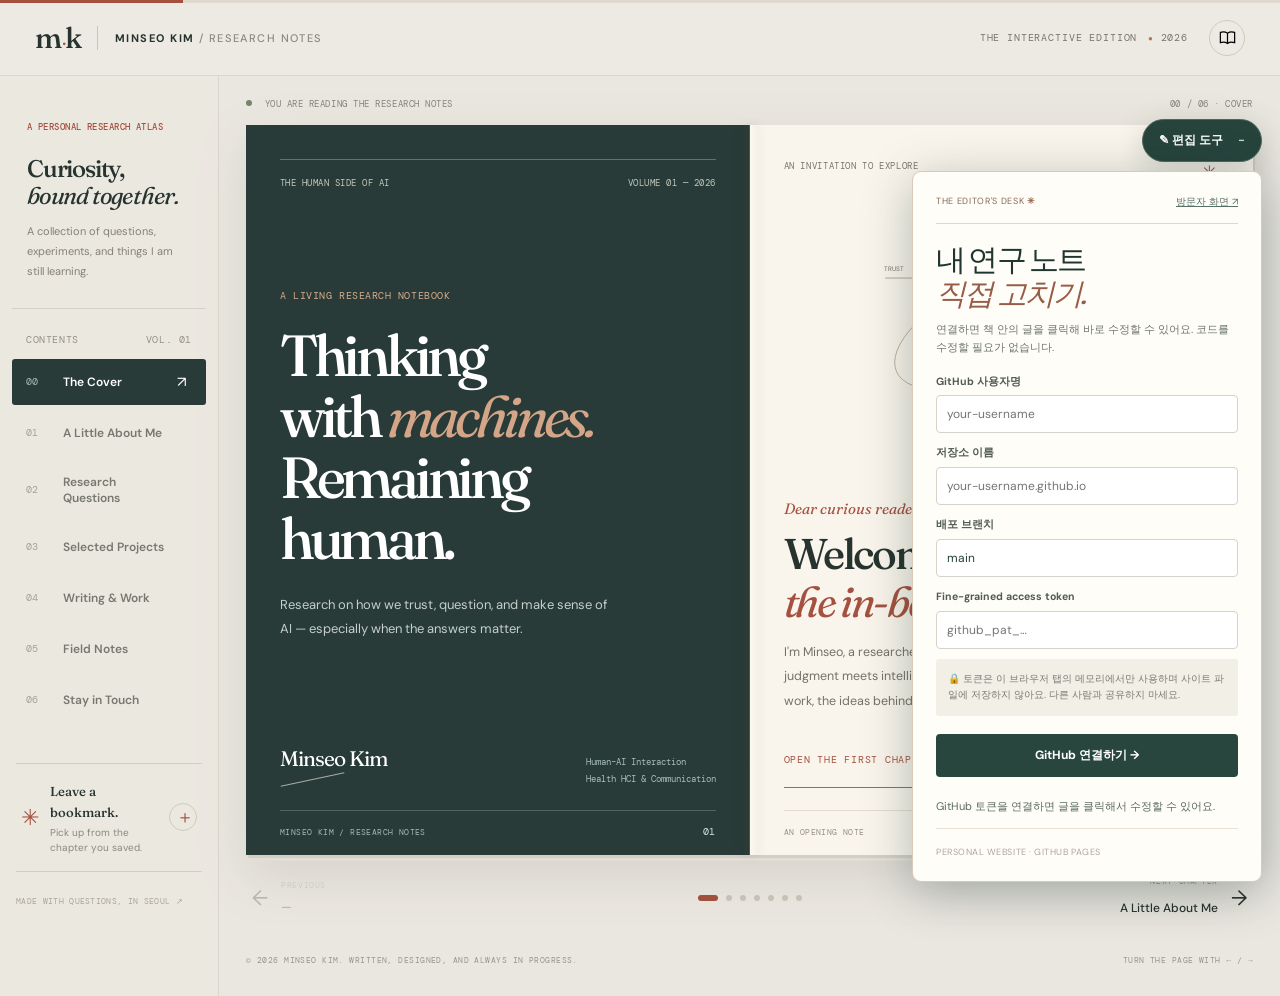
<file: MKKKlicktoEdit/admin.html>
<!doctype html><html lang="ko"><head><meta charset="utf-8"><meta name="viewport" content="width=device-width,initial-scale=1"><meta http-equiv="refresh" content="0;url=./?edit=1"><title>연구 노트 편집하기</title></head><body><p><a href="./?edit=1">연구자 홈페이지 편집 모드 열기 →</a></p><script>location.replace('./?edit=1');</script></body></html>
</file>
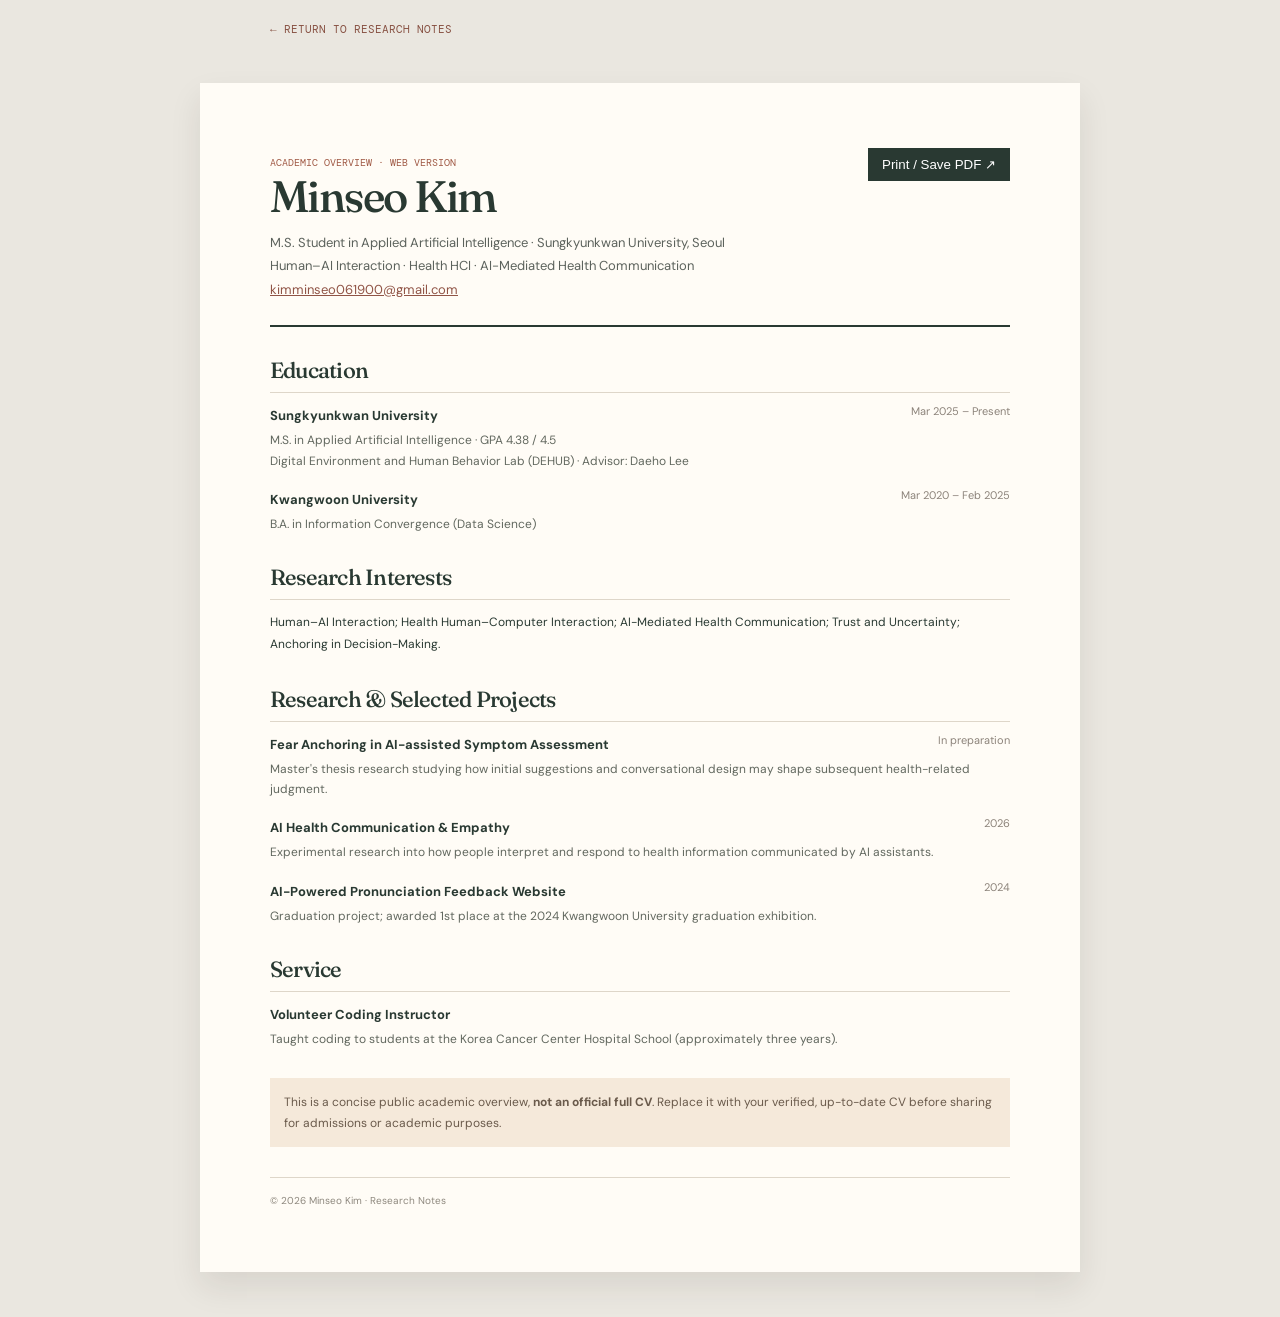
<file: MKKKlicktoEdit/cv.html>
<!DOCTYPE html><html lang="en"><head><meta charset="utf-8"/><meta name="viewport" content="width=device-width, initial-scale=1"/><meta name="description" content="Academic overview of Minseo Kim"/><title>Minseo Kim | Academic Overview</title><link href="https://fonts.googleapis.com/css2?family=DM+Mono&family=DM+Sans:wght@400;500;600;700&family=Fraunces:opsz,wght@9..144,400;9..144,500&display=swap" rel="stylesheet"/><style>body{margin:0;background:#eae7e0;color:#293932;font-family:'DM Sans',Arial,sans-serif}main{max-width:740px;background:#fffcf6;margin:45px auto;padding:65px 70px;box-shadow:0 15px 30px #29201718}.back{display:inline-block;margin:22px 0 0 max(calc((100vw - 740px)/2),20px);font:11px 'DM Mono',monospace;color:#875142;text-decoration:none}header{border-bottom:2px solid #293932;padding-bottom:24px}h1,h2{font-family:'Fraunces',Georgia,serif;font-weight:500;letter-spacing:-.035em}h1{font-size:44px;margin:0}header p{font-size:13px;color:#5c625c;line-height:1.8;margin:8px 0 0}a{color:#905446}section{margin-top:29px}h2{font-size:22px;margin:0 0 11px}section h2{border-bottom:1px solid #ded6c9;padding-bottom:8px}.entry{margin-bottom:17px}.entry strong{font-size:13px}.entry span{float:right;font-size:11px;color:#8c837a}.entry p{font-size:12px;line-height:1.7;color:#62685f;margin:5px 0}.tag{font:10px 'DM Mono',monospace;color:#a15b47}.notice{padding:14px;background:#f5e9da;font-size:12px;line-height:1.7;color:#6a5a4b}.printbtn{float:right;background:#293932;color:white;border:0;padding:9px 14px;cursor:pointer}footer{font-size:10px;color:#8e887e;border-top:1px solid #ded6c9;padding-top:16px;margin-top:30px}@media(max-width:760px){main{margin:15px;padding:32px 23px}.back{margin-left:15px}.entry span{float:none;display:block;margin:3px 0}}@media print{body{background:#fff}main{margin:0;box-shadow:none;padding:15px 25px;max-width:none}.back,.printbtn{display:none}section{break-inside:avoid}}</style></head><body><a class="back" href="index.html#chapter-6">← RETURN TO RESEARCH NOTES</a><main><button class="printbtn" onclick="window.print()">Print / Save PDF ↗</button><header><p class="tag">ACADEMIC OVERVIEW · WEB VERSION</p><h1>Minseo Kim</h1><p>M.S. Student in Applied Artificial Intelligence · Sungkyunkwan University, Seoul<br/>Human–AI Interaction · Health HCI · AI-Mediated Health Communication<br/><a href="mailto:kimminseo061900@gmail.com">kimminseo061900@gmail.com</a></p></header><section><h2>Education</h2><div class="entry"><strong>Sungkyunkwan University</strong><span>Mar 2025 – Present</span><p>M.S. in Applied Artificial Intelligence · GPA 4.38 / 4.5<br/>Digital Environment and Human Behavior Lab (DEHUB) · Advisor: Daeho Lee</p></div><div class="entry"><strong>Kwangwoon University</strong><span>Mar 2020 – Feb 2025</span><p>B.A. in Information Convergence (Data Science)</p></div></section><section><h2>Research Interests</h2><p style="font-size:12px;line-height:1.8">Human–AI Interaction; Health Human–Computer Interaction; AI-Mediated Health Communication; Trust and Uncertainty; Anchoring in Decision-Making.</p></section><section><h2>Research &amp; Selected Projects</h2><div class="entry"><strong>Fear Anchoring in AI-assisted Symptom Assessment</strong><span>In preparation</span><p>Master's thesis research studying how initial suggestions and conversational design may shape subsequent health-related judgment.</p></div><div class="entry"><strong>AI Health Communication &amp; Empathy</strong><span>2026</span><p>Experimental research into how people interpret and respond to health information communicated by AI assistants.</p></div><div class="entry"><strong>AI-Powered Pronunciation Feedback Website</strong><span>2024</span><p>Graduation project; awarded 1st place at the 2024 Kwangwoon University graduation exhibition.</p></div></section><section><h2>Service</h2><div class="entry"><strong>Volunteer Coding Instructor</strong><p>Taught coding to students at the Korea Cancer Center Hospital School (approximately three years).</p></div></section><section class="notice">This is a concise public academic overview, <strong>not an official full CV</strong>. Replace it with your verified, up-to-date CV before sharing for admissions or academic purposes.</section><footer>© 2026 Minseo Kim · Research Notes</footer></main></body></html>
</file>
<file: styles.css>
/* Minseo Kim — an academic portfolio, intentionally restrained and content-first. */
:root{--bg:#f9f8f5;--paper:#fff;--ink:#23332f;--muted:#707a74;--line:#e4e6df;--forest:#275a50;--mint:#eff5f0;--sage:#bad1bd;--orange:#ca7b5b;--soft-orange:#f9f0eb;--shadow:0 20px 55px rgba(19,43,31,.055);--max:1110px}
*{box-sizing:border-box}html{scroll-behavior:smooth}body{margin:0;background:var(--bg);color:var(--ink);font-family:Inter,"Segoe UI",Arial,sans-serif;-webkit-font-smoothing:antialiased;font-size:15px;line-height:1.75}a{color:inherit;text-decoration:none}button,input,textarea{font:inherit}button{cursor:pointer}img{max-width:100%;display:block}::selection{background:#dce9db;color:#163f38}
.announcement{height:34px;border-bottom:1px solid var(--line);background:#f2f3ed;display:flex;align-items:center;justify-content:center;gap:10px;font-size:9px;letter-spacing:.16em;font-weight:760;color:#536c5f;position:relative}.announcement-dot{height:6px;width:6px;background:#78a286;border-radius:50%}.announcement-end{position:absolute;right:4.4%;color:#9ba79f;font-weight:650}
.site-header{position:sticky;top:0;z-index:30;background:rgba(249,248,245,.96);backdrop-filter:blur(18px);border-bottom:1px solid var(--line)}.nav-wrap{max-width:var(--max);margin:auto;display:flex;align-items:center;justify-content:space-between;height:78px;gap:28px;padding:0 24px}.brand{font-family:Georgia,serif;font-size:29px;line-height:1;font-weight:700;letter-spacing:-.1em;padding:10px 5px}.brand-dot{color:var(--orange)}.primary-nav{display:flex;align-items:center;gap:8px}.nav-link{padding:10px 13px;border-radius:7px;line-height:1.3;font-size:12px;font-weight:670;color:#75817b;transition:all .15s}.nav-link .nav-num{font-size:9px;font-family:monospace;color:#acb4ac;margin-right:6px}.nav-link:hover{color:var(--forest);background:var(--mint)}.nav-link.active{color:var(--forest);background:#e8f0e8}.nav-link.active .nav-num{color:#568c75}.nav-actions{white-space:nowrap}.say-hi{border:1px solid #adc3b6;border-radius:6px;color:var(--forest);padding:10px 15px;font-size:11px;font-weight:760;letter-spacing:.02em}.say-hi:hover{background:var(--forest);color:white}.say-hi span{padding-left:6px}.progress-line{height:2px;position:fixed;z-index:40;top:112px;left:0;right:0;pointer-events:none}.progress-line span{display:block;height:100%;width:20%;background:#6c9e86;transition:width .35s}
.main-frame{max-width:var(--max);margin:0 auto;padding:52px 24px 94px;min-height:76vh;animation:appear .28s ease}.eyebrow{font-size:11px;font-weight:780;letter-spacing:.15em;color:#52806b;text-transform:uppercase;display:flex;align-items:center;gap:13px}.eyebrow:before{content:'';height:1px;width:29px;background:#71a18a}.page-number{color:#a1aba2;font-size:11px;letter-spacing:.18em;font-family:monospace}.section-title{font-family:Georgia,"Times New Roman",serif;font-size:clamp(32px,4vw,51px);font-weight:500;letter-spacing:-.055em;line-height:1.12;margin:21px 0 15px}.section-lead{font-size:15px;line-height:1.9;color:#66746d;max-width:680px}.heading-row{display:flex;align-items:center;justify-content:space-between;gap:24px}.section-intro{padding-top:28px;padding-bottom:33px;border-bottom:1px solid var(--line)}
/* about */
.about-hero{display:grid;grid-template-columns:minmax(0,1.35fr) minmax(290px,.8fr);gap:68px;align-items:start;padding:24px 0 64px;border-bottom:1px solid var(--line)}.hero-tag{font-weight:780;text-transform:uppercase;font-size:10px;color:var(--forest);letter-spacing:.19em;margin-bottom:22px}.hello{font-family:Georgia,serif;font-weight:500;font-size:clamp(54px,7vw,86px);letter-spacing:-.07em;line-height:1.04;margin:0}.hello em{font-style:italic;color:var(--forest);font-weight:400}.hero-sub{font-size:19px;line-height:1.55;color:#3c5e51;font-weight:550;letter-spacing:-.025em;max-width:580px;margin:21px 0 31px}.intro{font-size:16px;line-height:1.95;max-width:620px;margin:0 0 15px}.body-paragraph{color:#66746d;font-size:14px;line-height:1.9;max-width:615px;margin:0 0 26px}.pills{display:flex;gap:8px;flex-wrap:wrap;margin:20px 0 0}.pill{background:#eaf1ea;color:#3f745d;border-radius:50px;padding:7px 11px;font-size:11px;font-weight:690}.cta-row{display:flex;gap:10px;flex-wrap:wrap;align-items:center;margin:30px 0 0}.button-primary,.button-secondary{display:inline-flex;align-items:center;justify-content:center;gap:14px;padding:12px 17px;border-radius:6px;font-size:12px;line-height:1.3;font-weight:740;border:1px solid var(--forest);transition:all .18s}.button-primary{color:white;background:var(--forest)}.button-primary:hover{background:#183f37}.button-secondary{color:var(--forest);background:transparent}.button-secondary:hover{background:#edf2ec}.no-link{color:#abb3ac;pointer-events:none;border-color:#d9ded8}.hero-side{padding-top:4px}.photo-block{height:320px;position:relative;background:#e4eae3;border:1px solid #e0e5de;overflow:hidden;border-radius:3px;display:flex;align-items:center;justify-content:center}.photo-block img{height:100%;width:100%;object-fit:cover}.photo-art{position:absolute;inset:0;background:radial-gradient(circle at 65% 30%,#f7f4ec 0,#e9ede4 35%,#d8e1d8 85%)}.photo-art:after{content:'M';font-family:Georgia,serif;font-size:215px;color:#cad9cf;position:absolute;left:50%;top:48%;transform:translate(-50%,-50%);font-style:italic}.photo-line{position:absolute;width:240px;height:240px;border:1px solid rgba(70,104,81,.25);border-radius:50%;transform:rotate(25deg) scaleX(.65);z-index:1}.photo-caption{position:absolute;bottom:13px;right:15px;background:rgba(250,250,248,.9);border-radius:3px;padding:4px 9px;font-size:9px;letter-spacing:.09em;color:#637e6c}.profile-summary{background:#fff;border:1px solid var(--line);padding:23px 22px 15px;box-shadow:var(--shadow)}.profile-row{display:flex;justify-content:space-between;align-items:baseline;gap:10px;padding:10px 0;border-bottom:1px solid #ecede9}.profile-row:last-child{border:0}.profile-label{color:#8a958d;font-size:10px;letter-spacing:.11em;text-transform:uppercase;min-width:88px;font-weight:720}.profile-value{text-align:right;line-height:1.45;font-size:12px;font-weight:600;color:#354b40;max-width:215px}.under-hero{display:grid;grid-template-columns:1fr 1fr;gap:66px;padding-top:48px}.mini-heading{font-size:11px;font-weight:820;letter-spacing:.14em;color:var(--forest);text-transform:uppercase;margin:0 0 22px}.education-row{padding:15px 0 17px;border-bottom:1px solid var(--line)}.education-row:first-of-type{padding-top:0}.edu-degree{font-size:15px;font-weight:750;line-height:1.35}.edu-institute{color:var(--muted);font-size:12px;margin:5px 0}.edu-meta{font-size:11px;color:#99a198;display:flex;gap:16px;flex-wrap:wrap}.quote-panel{border-left:3px solid #86ac8d;padding:10px 0 10px 25px;margin:0 0 24px}.quote-panel p{font-family:Georgia,serif;font-size:24px;line-height:1.43;font-style:italic;letter-spacing:-.025em;margin:0;color:#365b4c}.link-list{display:flex;gap:8px;flex-wrap:wrap;margin-top:20px}.text-link{color:var(--forest);border-bottom:1px solid #b0c9b7;padding-bottom:3px;font-size:12px;font-weight:650}
/* common content */
.panel-heading{display:flex;justify-content:space-between;gap:15px;align-items:center;padding:30px 0 17px}.panel-heading h2{margin:0;font-family:Georgia,serif;font-size:26px;font-weight:500;letter-spacing:-.035em}.panel-heading .counter{font-family:monospace;color:#9ba89d;font-size:11px}.feed-blank{color:var(--muted);background:#fff;border:1px dashed #c5d1c7;padding:24px;border-radius:8px;font-size:13px}.filter-row{display:flex;gap:6px;flex-wrap:wrap;margin:9px 0 4px}.filter-chip{border:1px solid var(--line);background:transparent;padding:6px 12px;color:#7b867e;font-size:11px;border-radius:50px;font-weight:680}.filter-chip.active{color:#fff;background:var(--forest);border-color:var(--forest)}.paper-card{border-top:1px solid var(--line);display:grid;grid-template-columns:90px minmax(0,1fr) auto;gap:28px;padding:27px 0 29px}.paper-date{color:#679180;font-size:11px;font-weight:750;padding-top:7px;letter-spacing:.04em}.tag{display:inline-flex;text-transform:uppercase;letter-spacing:.09em;font-size:9px;font-weight:770;border:1px solid #bad2c1;color:#4b8565;padding:3px 7px;border-radius:3px;line-height:1.4}.paper-title{font-size:18px;line-height:1.45;font-weight:770;letter-spacing:-.028em;margin:10px 0 6px;max-width:690px}.paper-authors,.paper-venue{margin:3px 0;font-size:12px;color:#78847c;line-height:1.6}.paper-venue{color:#3c5b4a;font-style:italic}.paper-desc{font-size:12px;line-height:1.75;color:#7d867c;margin:12px 0 0;max-width:700px}.paper-actions{display:flex;gap:9px;flex-wrap:wrap;margin-top:15px}.paper-actions a{font-size:11px;font-weight:790;color:#315d4d;border-bottom:1px solid #abc9b5;padding-bottom:2px}.paper-thumb{width:115px;height:80px;object-fit:cover;border-radius:5px;border:1px solid var(--line);margin-top:10px}.paper-thumbnail-empty{width:61px;height:64px;border:1px solid #d5e3d8;background:#eef4ee;display:flex;align-items:center;justify-content:center;font-family:Georgia,serif;color:#6d9b83;font-size:25px;border-radius:4px;align-self:start}.conference-item{display:grid;grid-template-columns:100px minmax(0,1fr) 110px;gap:18px;padding:19px 0;border-top:1px solid var(--line)}.conference-year{font-size:12px;font-weight:800;color:var(--forest)}.conference-title{font-size:15px;font-weight:720;line-height:1.45;margin-bottom:6px}.conference-meta{font-size:12px;color:#87938a;margin-bottom:7px}.conference-description{font-size:12px;color:#68756d}.tiny-link{font-size:11px;font-weight:790;color:var(--forest);display:inline-flex;gap:4px;align-items:baseline;white-space:nowrap}.conf-media{width:92px;height:62px;object-fit:cover;border-radius:4px;border:1px solid var(--line)}
/* experience */
.career-grid{display:grid;grid-template-columns:370px minmax(0,1fr);gap:55px}.award-row{border-top:1px solid var(--line);padding:17px 0;display:flex;gap:18px}.award-year{font-size:11px;color:#789984;min-width:42px;font-weight:800}.award-title{font-weight:780;font-size:14px;line-height:1.35}.award-org{color:#718079;font-size:12px;margin:4px 0}.award-detail{font-size:11px;color:#89958d}.experience-row{position:relative;padding:21px 0 23px;border-top:1px solid var(--line);display:grid;grid-template-columns:108px 1fr;gap:15px}.experience-date{font-weight:710;font-size:10px;color:#789883}.exp-title{font-size:15px;font-weight:770}.exp-org{font-size:12px;color:#667870;margin:4px 0 7px}.exp-desc{font-size:12px;color:#7b857d;line-height:1.75}.exp-cat{font-size:9px;text-transform:uppercase;letter-spacing:.1em;color:#5f8b6d;border-radius:4px;background:#eef4ef;padding:4px 7px;display:inline-block;margin:0 0 9px}.subsection-gap{margin-top:40px}
/* research */
.research-layout{padding-top:8px}.project-card{display:grid;grid-template-columns:60px minmax(0,1fr) 235px;gap:26px;border-top:1px solid var(--line);padding:26px 0;align-items:start}.project-number{font-family:Georgia,serif;font-size:30px;color:#b1c2b5}.project-title{font-weight:760;font-size:19px;letter-spacing:-.03em;margin:5px 0 12px}.project-status{font-size:10px;color:#698f7b;text-transform:uppercase;letter-spacing:.1em;font-weight:800}.project-desc{font-size:13px;color:#53665b;margin:0 0 9px}.project-details{font-size:12px;color:#859087;margin:0 0 10px}.project-visual{height:150px;background:#edf2eb;border:1px solid #e0e9de;border-radius:5px;display:flex;align-items:center;justify-content:center;position:relative;overflow:hidden}.project-visual img{width:100%;height:100%;object-fit:cover;position:absolute;inset:0}.abstract-lines{position:absolute;width:130px;height:100px;background:repeating-linear-gradient(0deg,transparent 0 15px,rgba(90,127,101,.19) 15px 16px);transform:rotate(-24deg);border-radius:20px}.abstract-orbit{width:90px;height:90px;border:1px solid #88af92;border-radius:50%;transform:scaleX(.6) rotate(32deg);position:absolute}.abstract-orbit:after{content:'';position:absolute;width:70px;height:70px;border-radius:50%;border:1px solid #a9c7ae;transform:rotate(60deg) scaleX(1.6)}.future-list{display:grid;grid-template-columns:repeat(3,1fr);gap:16px;margin-top:8px}.future-card{background:#fff;border:1px solid var(--line);padding:24px 20px 28px;min-height:226px}.future-num{font-size:11px;font-family:monospace;color:#8bae92}.future-question{font-family:Georgia,serif;font-size:21px;line-height:1.35;letter-spacing:-.02em;margin:20px 0 13px}.future-expl{font-size:12px;color:#7b887d}.method-strip{background:#e9f0e9;border-left:3px solid #78a181;color:#496757;padding:19px 22px;font-size:12px;margin-top:28px}
/* personal */
.hobby-grid{display:grid;grid-template-columns:repeat(3,minmax(0,1fr));gap:16px;margin-top:29px}.hobby-card{border:1px solid var(--line);background:#fff;min-height:325px;overflow:hidden;box-shadow:0 8px 25px rgba(27,44,33,.025)}.hobby-art{height:136px;background:linear-gradient(140deg,#edf2e9,#dce9db);display:flex;align-items:center;justify-content:center;position:relative;overflow:hidden}.hobby-art img{width:100%;height:100%;object-fit:cover;position:absolute;inset:0}.hobby-icon{font-size:47px;color:#518062;line-height:1}.hobby-body{padding:20px}.hobby-body h2{font-family:Georgia,serif;font-size:21px;margin:0 0 11px;font-weight:500;letter-spacing:-.02em}.hobby-body p{font-size:12px;color:#7b857d;line-height:1.85;margin:0}.personal-quote{font-family:Georgia,serif;font-size:clamp(22px,3vw,33px);font-weight:400;letter-spacing:-.035em;line-height:1.55;color:#416d58;max-width:780px;margin:40px 0;padding-left:22px;border-left:2px solid #9ec0a3}.contact-card{padding:30px 32px;background:#e8efe8;border:1px solid #d6e2d6;display:flex;align-items:center;justify-content:space-between;gap:20px;margin-top:35px}.contact-card h3{font-family:Georgia,serif;font-weight:500;font-size:26px;margin:0 0 8px}.contact-card p{font-size:12px;color:#6f8473;margin:0}.page-bottom{margin-top:54px;display:flex;justify-content:space-between;align-items:center;gap:10px;padding-top:15px;border-top:1px solid var(--line);font-size:12px;color:#71877b}.page-bottom button{border:0;background:none;color:var(--forest);font-size:12px;font-weight:760;padding:7px}.page-bottom button:disabled{visibility:hidden}.page-bottom span{letter-spacing:.12em;font-size:10px;color:#abb3ad;font-family:monospace}
.footer{border-top:1px solid var(--line);background:#f3f4ef}.footer-inner{max-width:var(--max);padding:25px 24px;margin:auto;display:flex;justify-content:space-between;gap:20px;font-size:11px;color:#89928c}.footer-inner a{color:#557661}.footer-sep{padding:0 12px;color:#bac1ba}.toast{position:fixed;right:20px;bottom:20px;color:#fff;background:#254f42;padding:11px 18px;border-radius:6px;box-shadow:0 10px 24px #0002;font-size:12px;opacity:0;transform:translateY(8px);pointer-events:none;transition:.25s;z-index:40}.toast.show{opacity:1;transform:none}
/* preview editing: fields are clickable, never on regular public site */
body.is-preview [data-field]{cursor:pointer;outline:1px dashed transparent;outline-offset:3px;transition:outline .16s,background .16s}body.is-preview [data-field]:hover{outline:1px dashed #c17f60;background:#fff9e8}body.is-preview .nav-link,body.is-preview .button-primary,body.is-preview .button-secondary{pointer-events:auto}body.is-preview:before{content:'EDIT PREVIEW · Click text to edit';display:block;background:#e5efe5;color:#2a6250;text-align:center;letter-spacing:.09em;font-weight:800;font-size:10px;padding:5px 0}
@keyframes appear{from{opacity:.2;transform:translateY(9px)}to{opacity:1;transform:none}}@media(max-width:1000px){.about-hero{gap:30px}.career-grid{grid-template-columns:330px 1fr;gap:30px}.project-card{grid-template-columns:40px 1fr 175px}.primary-nav{gap:1px}.nav-link{padding:8px}}@media(max-width:780px){.announcement-end{display:none}.nav-wrap{height:auto;min-height:70px;flex-wrap:wrap;gap:0;padding:7px 18px 0}.brand{font-size:26px}.primary-nav{order:3;flex:1 0 100%;overflow-x:auto;padding:5px 0 9px;scrollbar-width:none}.primary-nav::-webkit-scrollbar{display:none}.nav-link{white-space:nowrap;padding:9px 10px}.nav-actions{margin-left:auto}.progress-line{top:110px}.main-frame{padding:28px 20px 65px}.about-hero{grid-template-columns:1fr;gap:25px;padding:8px 0 37px}.hero-side{display:grid;grid-template-columns:1fr 1fr;gap:13px}.photo-block{height:250px}.profile-summary{padding:12px}.profile-row{display:block}.profile-value{text-align:left;max-width:none;margin-top:3px}.under-hero{grid-template-columns:1fr;gap:34px}.career-grid{grid-template-columns:1fr;gap:5px}.project-card{grid-template-columns:34px 1fr;gap:15px}.project-visual{grid-column:2;max-width:330px}.future-list{grid-template-columns:1fr}.future-card{min-height:auto}.hobby-grid{grid-template-columns:1fr 1fr}.contact-card{padding:23px}.section-intro{padding-top:10px}.footer-inner{display:block}.footer-right{margin-top:8px}}@media(max-width:520px){.hero-side,.hobby-grid{grid-template-columns:1fr}.photo-block{height:260px}.hello{font-size:59px}.paper-card{grid-template-columns:48px minmax(0,1fr);gap:13px}.paper-thumbnail-empty,.paper-thumb{display:none}.conference-item{grid-template-columns:44px 1fr;gap:10px}.conf-links{grid-column:2}.contact-card{display:block}.contact-card .button-primary{margin-top:18px}.page-bottom{margin-top:40px}.section-title{font-size:35px}.nav-actions .say-hi{padding:9px 11px;font-size:10px}}

.paper-tags{font-size:10px;color:#7e9986;margin-top:9px;letter-spacing:.04em}.awards-img,.exp-img{width:115px;height:72px;object-fit:cover;border:1px solid var(--line);border-radius:4px;margin-top:9px}
/* v4 — Education affiliations and modular CV / page sections */
.edu-research-info{margin-top:10px;padding:11px 13px;border-left:2px solid #aecbb9;background:#f5f8f3;display:grid;gap:8px}
.edu-research-info>div{display:grid;grid-template-columns:90px minmax(0,1fr);align-items:baseline;gap:10px;font-size:12px;color:#405e4e;line-height:1.55}
.edu-research-info b{font-size:10px;letter-spacing:.05em;text-transform:uppercase;color:#789080}
.custom-sections{padding-top:30px;margin-top:28px;border-top:1px solid var(--line)}
.custom-sections.cv-sections{display:grid;grid-template-columns:minmax(0,1fr) minmax(0,1fr);gap:12px 55px;padding-top:0;margin-top:0;border:0;align-items:start}
.managed-section-public{min-width:0;margin-bottom:16px;break-inside:avoid}
.managed-section-public .panel-heading{padding-top:18px}
.managed-section-public .panel-heading h2{font-size:23px;line-height:1.25}
.managed-section-intro{font-size:12px;color:#6f8278;margin:0 0 16px;line-height:1.7}
.managed-item{display:grid;grid-template-columns:85px minmax(0,1fr) auto;gap:14px;padding:15px 0;border-top:1px solid var(--line);min-width:0}
.managed-item-time{font-size:11px;color:#698874;font-weight:730;line-height:1.6}
.managed-item-title{font-size:14px;line-height:1.45;margin:0;font-weight:740;color:#253b31}
.managed-item-org{font-size:12px;color:#74837a;margin-top:4px;line-height:1.5}
.managed-item-desc{font-size:12px;color:#68776e;margin:8px 0 0;line-height:1.65;white-space:pre-line}
.managed-item-links{display:flex;gap:14px;flex-wrap:wrap;margin-top:8px}
.managed-item-image{width:70px;height:57px;object-fit:cover;border-radius:4px;border:1px solid var(--line)}
.cv-sections .managed-item{grid-template-columns:70px minmax(0,1fr) auto;gap:10px}
@media(max-width:950px){.custom-sections.cv-sections{grid-template-columns:1fr;gap:4px}}
@media(max-width:520px){.managed-item,.cv-sections .managed-item{grid-template-columns:55px minmax(0,1fr);gap:9px}.managed-item-image{grid-column:2}.edu-research-info>div{grid-template-columns:1fr;gap:2px}}
</file>
<file: MKKKlicktoEdit/style.css>
:root{--desk:#eae7e0;--ink:#26332f;--ink-soft:#555c51;--line:#e1dacf;--paper:#fffcf6;--paper-darker:#faf5ec;--rust:#a5513f;--rust-deep:#7c4036;--deep:#283b38;--muted:#858277;--mono:'DM Mono',monospace;--sans:'DM Sans',Arial,sans-serif;--serif:'Fraunces',Georgia,serif}
*{box-sizing:border-box}html{scroll-behavior:smooth}body{margin:0;background:var(--desk);color:var(--ink);font-family:var(--sans);-webkit-font-smoothing:antialiased}button,a{-webkit-tap-highlight-color:transparent}button{font:inherit}a{color:inherit}button:focus-visible,a:focus-visible{outline:3px solid #b8815c;outline-offset:4px}.sr-only{position:absolute;width:1px;height:1px;overflow:hidden;clip:rect(0,0,0,0);white-space:nowrap}.skip-link{position:fixed;top:-100px;left:10px;padding:12px;background:#fff;z-index:500}.skip-link:focus{top:10px}.reading-progress{position:fixed;top:0;width:100%;height:3px;background:#ded8ce;z-index:200}.reading-progress span{display:block;background:var(--rust);height:100%;width:14.2857%;transition:width .4s ease}
.topbar{height:76px;border-bottom:1px solid #d9d6cf;display:flex;align-items:center;justify-content:space-between;padding:0 35px;position:relative;z-index:100;background:rgba(237,234,227,.96)}.brand{display:flex;align-items:center;gap:17px}.brand-mark{font-family:var(--serif);font-size:29px;font-weight:500;letter-spacing:-.08em}.brand-mark span{font-size:16px;color:var(--rust);padding:0 2px}.brand-divider{height:24px;border-left:1px solid #cbc6ba}.brand-name{font-size:11px;font-weight:700;letter-spacing:.13em}.brand-name em{font-style:normal;font-weight:500;color:#8b897e}.top-actions{display:flex;align-items:center;gap:21px}.edition{font:10px var(--mono);letter-spacing:.085em;color:#76756d}.edition-dot{color:#b87653;margin-left:4px;font-size:8px}.icon-button{display:grid;place-items:center;width:36px;height:36px;border:1px solid #cbc9c2;border-radius:50%;background:none;cursor:pointer;transition:.2s}.icon-button:hover,.icon-button[aria-pressed=true]{background:var(--deep);color:#fff;border-color:var(--deep)}.icon-button svg{width:19px}.menu-toggle{width:36px;height:36px;display:none;flex-direction:column;gap:4px;justify-content:center;align-items:center;background:none;border:0;cursor:pointer}.menu-toggle span{width:19px;border-top:1.5px solid var(--ink)}
.site-layout{display:grid;grid-template-columns:252px minmax(0,1fr);min-height:calc(100vh - 76px)}.sidebar{border-right:1px solid #d9d5cd;background:rgba(238,234,226,.5);position:relative;z-index:60}.sidebar-inner{position:sticky;top:0;display:flex;flex-direction:column;min-height:calc(100vh - 76px);padding:36px 18px 24px}.sidebar-intro{padding:2px 15px 26px}.tiny-label,.toc-label,.mini-label,.section-kicker,.book-rule,.page-note-head,.writing-meta,.project-topline,.project-year,.tagrow,.location-note,.research-themes,.page-folio,.workspace-meta,.cover-kicker,.cover-bottom>p,.top-mini,.interactive-intro+.mini-label,.note-date,.writing-status,.site-bottom,.side-caption,.orbit-stamp,.demo-disclaimer,.chat-top small,.index-card-top,.stamped,.project-year{font-family:var(--mono)}.tiny-label{font-size:9px;letter-spacing:.05em;color:var(--rust);font-weight:500}.sidebar-intro h2{font-family:var(--serif);font-size:24px;line-height:1.14;font-weight:500;letter-spacing:-.05em;margin:20px 0 11px}.sidebar-intro h2 i,.chapter-title em,.opening-bottom h2 em,.interactive-title em,.index-card h3 em{font-style:italic;font-weight:400}.sidebar-intro p{font-size:11px;line-height:1.85;color:#858075;max-width:195px;margin:0}.toc-label{border-top:1px solid #d6d1c8;padding:24px 14px 13px;display:flex;justify-content:space-between;font-size:10px;letter-spacing:.06em;color:#969187}.toc{display:flex;flex-direction:column;gap:5px}.toc-item{text-align:left;border:0;width:100%;background:transparent;padding:13px 13px 13px 14px;color:#77786f;border-radius:3px;display:grid;grid-template-columns:27px 1fr 16px;align-items:center;gap:10px;cursor:pointer;transition:background .2s,color .2s}.toc-item:hover{background:#e3ded5;color:var(--ink)}.toc-item.active{background:var(--deep);color:#fff}.toc-no{font:10px var(--mono);opacity:.62}.toc-text{font-size:12px;font-weight:600}.toc-arrow{font-size:15px;opacity:0}.toc-item.active .toc-arrow,.toc-item:hover .toc-arrow{opacity:1}.sidebar-bottom{margin-top:auto;padding:40px 4px 0}.bookmark-box{border-top:1px solid #d2cec5;border-bottom:1px solid #d2cec5;display:flex;align-items:center;gap:11px;padding:16px 5px}.bookmark-icon{font-size:22px;color:var(--rust)}.bookmark-box div{flex:1}.bookmark-box strong{font-family:var(--serif);font-size:13px;font-weight:500}.bookmark-box p{font-size:10px;color:#8b887e;line-height:1.5;margin:3px 0 0}.bookmark-box button{border:1px solid #cfc9bd;width:28px;height:28px;border-radius:50%;cursor:pointer;color:var(--rust);background:transparent;font-size:18px}.bookmark-box button:hover{background:#fff}.resume-link{background:none;border:0;color:var(--rust);font-size:10px;padding:13px 0;cursor:pointer;text-align:left}.location-note{display:block;margin-top:24px;color:#aaa59a;font-size:8px;letter-spacing:.04em}.sidebar-scrim{display:none}
.main-content{padding:22px clamp(22px,3.8vw,76px) 26px;min-width:0}.workspace-meta{max-width:1134px;margin:0 auto 15px;display:flex;justify-content:space-between;gap:15px;font-size:9px;letter-spacing:.06em;color:#86847b}.status-dot{display:inline-block;background:#77856b;width:6px;height:6px;border-radius:50%;margin-right:7px;vertical-align:1px}.book-shell{position:relative;max-width:1134px;margin:auto;filter:drop-shadow(0px 17px 25px rgba(51,43,34,.10))}.book-spine{position:absolute;z-index:5;pointer-events:none;left:50%;top:0;bottom:0;width:13px;transform:translateX(-50%);background:linear-gradient(90deg,rgba(67,54,34,.055),rgba(67,54,34,.18) 40%,rgba(255,255,255,.35) 55%,rgba(67,54,34,.025));box-shadow:0 0 13px rgba(42,38,31,.07)}.chapter{display:grid;grid-template-columns:1fr 1fr;min-height:730px;box-shadow:2px 3px 0 #d3cfc7,4px 6px 0 #e3ded5;transform-origin:center center}.chapter[hidden]{display:none!important}.book-shell.turning .chapter.is-current{animation:softturn .28s ease-out;opacity:.36;transform:translateX(7px) scale(.997)}.book-shell.turn-backward.turning .chapter.is-current{transform:translateX(-7px) scale(.997)}@keyframes softturn{0%{opacity:1;filter:brightness(1)}60%{opacity:.65;filter:brightness(.95)}100%{opacity:.36;filter:brightness(.96)}}.page{background:var(--paper);min-width:0;min-height:730px;display:flex;flex-direction:column;position:relative}.page-right{background:var(--paper-darker)}.page-left{border-right:1px solid #e4dbcb}.page-content{padding:45px clamp(30px,3.35vw,54px) 22px;flex:1}.page-folio{display:flex;justify-content:space-between;border-top:1px solid #e2dcd2;align-items:center;margin:0 clamp(30px,3.35vw,54px);padding:14px 0 17px;font-size:8px;color:#969187;letter-spacing:.05em}.page-folio span:last-child{font-size:10px;color:#79776d}.page-cover{background:var(--deep);color:#fff;border:0}.page-cover::before{content:"";position:absolute;inset:0;opacity:.1;pointer-events:none;background-image:radial-gradient(#f7e8d0 .4px,transparent .4px);background-size:4px 4px}.cover-content{display:flex;flex-direction:column;position:relative;padding-top:34px}.book-rule{display:flex;justify-content:space-between;gap:12px;border-top:1px solid rgba(255,255,255,.28);padding-top:17px;font-size:9px;letter-spacing:.055em;color:#c4c8bb}.cover-copy{margin:auto 0;padding:50px 0 47px}.cover-kicker{font-size:10px;letter-spacing:.055em;text-transform:uppercase;color:#d7ac8c}.cover-copy h1{font:500 clamp(51px,5vw,72px)/1.05 var(--serif);letter-spacing:-.074em;margin:21px 0 24px}.cover-copy h1 em{color:#d5a588;font-weight:400}.cover-copy p{font:13px/1.85 var(--sans);color:#c6cfca;max-width:340px}.cover-bottom{display:flex;justify-content:space-between;gap:20px;align-items:end}.signature{font-family:var(--serif);font-size:21px;letter-spacing:-.05em}.signature-rule{display:block;border-bottom:1px solid #acaca1;width:65px;transform:rotate(-12deg);margin:8px 0}.cover-bottom>p{color:#aabeb7;font-size:9px;line-height:1.9;margin:0}.cover-folio{border-color:rgba(255,255,255,.2);color:#a5b9b1}.cover-folio span:last-child{color:#d8e5de}.top-mini{display:flex;justify-content:space-between;font-size:9px;letter-spacing:.07em;color:#79756b}.top-mini span:last-child{font-size:20px;color:var(--rust)}.opening-content{display:flex;flex-direction:column;padding-top:35px}.orbit-wrap{height:315px;display:flex;align-items:center;justify-content:center;position:relative;margin:9px auto 12px;width:100%;max-width:435px}.orbit-art{width:100%;height:100%;overflow:visible;animation:orbitfloat 7s ease-in-out infinite}@keyframes orbitfloat{0%,100%{transform:translateY(0) rotate(-1deg)}50%{transform:translateY(-6px) rotate(1deg)}}.orbit-stamp{position:absolute;bottom:0;font-size:9px;letter-spacing:.05em;color:#aaa092}.opening-bottom{margin-top:auto}.handwritten,.portrait-script,.pencil-note{font-family:var(--serif);font-size:15px;font-style:italic;color:var(--rust)}.opening-bottom h2{font:500 clamp(39px,4vw,57px)/1.12 var(--serif);letter-spacing:-.055em;margin:11px 0 14px}.opening-bottom h2 em{color:var(--rust)}.opening-bottom p{font-size:12.5px;line-height:1.95;max-width:390px;color:#747266;margin-bottom:22px}.text-cta{border:0;border-bottom:1px solid #9f6857;display:flex;justify-content:space-between;align-items:center;gap:20px;color:var(--rust);font:10px var(--mono);letter-spacing:.075em;background:none;padding:10px 0 13px;width:100%;max-width:350px;cursor:pointer}.text-cta span{font:22px var(--sans);transition:transform .2s}.text-cta:hover span{transform:translate(3px,-3px)}
.section-kicker{display:flex;align-items:center;gap:13px;color:var(--rust);font-size:9px;letter-spacing:.08em}.kicker-line{width:35px;border-top:1px solid #c7bca9}.chapter-title{font:500 clamp(38px,3.5vw,55px)/1.14 var(--serif);letter-spacing:-.065em;margin:33px 0 23px}.chapter-title em{color:var(--rust)}.page-content>p{font-size:13px;line-height:1.88;color:#64685e;margin:15px 0}.page-content>p.lede{font-family:var(--serif);font-size:16.5px;line-height:1.65;color:#33413b;margin-bottom:23px;letter-spacing:-.015em}.page-content>p strong,.research-question strong{font-weight:700;color:#33433c}.pullquote{display:flex;align-items:start;gap:12px;border-top:1px solid #d8d0c4;margin-top:28px;padding:20px 0 0}.pullquote>span{font-family:var(--serif);font-size:55px;line-height:.85;color:#b16f5d}.pullquote p{font:italic 500 18px/1.5 var(--serif);margin:0;color:#5b574f;letter-spacing:-.025em}.page-note-head{display:flex;align-items:center;justify-content:space-between;border-bottom:1px solid var(--line);padding-bottom:13px;font-size:9px;color:#8c877d;letter-spacing:.07em}.star{font-size:19px;color:var(--rust)}.portrait-card{margin-top:29px;display:grid;grid-template-columns:133px 1fr;gap:19px;align-items:end}.portrait-placeholder{height:163px;display:flex;flex-direction:column;justify-content:center;align-items:center;background:#e5ddd1;position:relative;overflow:hidden}.portrait-placeholder::before,.portrait-placeholder::after{content:"";position:absolute;width:170px;height:170px;border:1px solid #c9b4a1;border-radius:50%;left:-55px;top:-58px}.portrait-placeholder::after{left:67px;top:77px}.portrait-placeholder>span{font:500 55px var(--serif);letter-spacing:-.1em;color:#8c705d}.portrait-dot{color:var(--rust)}.portrait-placeholder small{position:absolute;bottom:12px;font:7px var(--mono);color:#a59a8d;letter-spacing:.04em}.portrait-copy{padding-bottom:2px}.portrait-copy h3{font:500 27px var(--serif);letter-spacing:-.06em;margin:7px 0}.portrait-copy p{font-size:10.5px;line-height:1.7;color:#89857a;margin:0}.info-grid{display:grid;grid-template-columns:1fr;gap:0;margin-top:30px}.info-grid>div{border-top:1px solid var(--line);padding:17px 0 14px}.mini-label{font-size:9px;color:var(--rust);letter-spacing:.07em;display:block;margin-bottom:8px}.info-grid strong{font-size:13px;font-weight:700}.info-grid p{font-size:11px;line-height:1.7;color:#817e73;margin:7px 0 0}.margin-note{border-left:2px solid #ba745b;background:#f1e8dc;display:flex;gap:12px;padding:15px 18px;margin-top:19px}.margin-note .asterisk{font-size:19px;color:var(--rust)}.margin-note p{font-size:11px;line-height:1.7;margin:0;color:#666357}.margin-note.compact{margin-top:20px;padding:12px 14px}
.research-question{border-top:1px solid #d7cebf;border-bottom:1px solid #d7cebf;padding:20px 0;margin-top:23px}.rq-index,.side-caption{font:9px var(--mono);letter-spacing:.06em;color:var(--rust)}.research-question h3{font:500 23px/1.25 var(--serif);letter-spacing:-.035em;margin:13px 0}.research-question p{font-size:12px;line-height:1.78;color:#747166;margin:0}.research-themes{display:flex;flex-wrap:wrap;gap:16px 24px;margin-top:20px}.research-themes div{display:flex;align-items:center;gap:7px}.research-themes span{font-size:9px;color:var(--rust)}.research-themes p{font:10px var(--sans);font-weight:600;color:#5d6158;margin:0}.side-caption{margin-top:38px;line-height:1.7;font-size:8px;color:#939086}.interactive-title{font:500 37px/1.14 var(--serif);letter-spacing:-.055em;margin:18px 0 9px}.interactive-title em{color:var(--rust)}.interactive-intro{font-size:12px;line-height:1.8;color:#777368;margin:0 0 19px}.demo-panel{border:1px solid #d8cfc1;background:#fffcf7;padding:19px 17px}.demo-row{margin-bottom:17px}.segmented{display:grid;grid-template-columns:1fr 1fr;gap:4px;padding:4px;background:#eee8df;border-radius:4px}.segmented button{border:0;background:none;color:#6d6d63;padding:10px 8px;font-size:11px;cursor:pointer;border-radius:3px;transition:.2s}.segmented button:hover{color:var(--ink);background:#f8f3eb}.segmented button.selected{background:var(--deep);color:#fff;box-shadow:0 2px 5px #31312920}.chat-preview{border:1px solid #ddd9d0;border-radius:6px;overflow:hidden;background:#f6f5f1;margin-top:18px}.chat-top{background:#fbfaf7;display:flex;gap:10px;align-items:center;padding:10px 12px;border-bottom:1px solid #e0ddd7}.chat-avatar{display:grid;place-items:center;border-radius:50%;background:#e0ebe4;color:#5d7763;width:29px;height:29px;font-size:14px}.chat-top strong{font-size:11px;display:block}.chat-top small{display:block;font-size:7px;letter-spacing:.03em;color:#9a978d;margin-top:3px}.live-indicator{width:7px;height:7px;background:#85a586;border-radius:50%;margin-left:auto}.chat-line{background:#e4e9df;color:#556055;border-radius:12px 12px 4px 12px;padding:12px 13px;margin:16px 11px 11px 54px;font-size:11px;line-height:1.5}.chat-message{background:#fff;border:1px solid #e6e2d9;border-radius:12px 12px 12px 4px;padding:12px 13px;margin:0 53px 18px 11px;font-size:11px;line-height:1.6;min-height:61px;transition:background .2s}.demo-disclaimer{font-size:8px;line-height:1.7;color:#a09a90;margin:12px 0 0}.demo-disclaimer span{font-size:12px;color:var(--rust);margin-right:4px}
.project-feature{margin-top:18px}.project-topline{display:flex;justify-content:space-between;font-size:9px;letter-spacing:.045em;color:var(--rust);margin-bottom:13px}.feature-visual{height:173px;position:relative;overflow:hidden;background:#ebded0;display:flex;align-items:center;justify-content:center}.feature-visual::before{content:"";position:absolute;left:50%;top:50%;width:250px;height:250px;border:1px solid #d1bca8;border-radius:50%;transform:translate(-50%,-50%)}.feature-visual::after{content:"";position:absolute;left:50%;top:50%;width:150px;height:150px;border:1px solid #d4c2b1;border-radius:50%;transform:translate(-50%,-50%)}.visual-bubble{position:absolute;z-index:2;padding:12px 14px;border-radius:12px;font-size:10px;box-shadow:0 4px 15px #3c312019}.bubble-a{top:30px;left:20px;background:#fffef9;color:var(--deep);border-bottom-left-radius:2px}.bubble-b{bottom:26px;right:18px;background:var(--deep);color:#fff;border-bottom-right-radius:2px}.visual-thread{display:flex;align-items:center;gap:5px}.visual-thread span{width:5px;height:5px;border-radius:50%;background:var(--rust);z-index:1}.visual-x{position:absolute;bottom:18px;left:23px;color:#af8e6f;font-size:20px}.project-feature h3{font:500 24px/1.3 var(--serif);letter-spacing:-.04em;margin:18px 0 8px}.project-feature p{font-size:12px;line-height:1.75;color:#767367;margin:0}.tagrow{display:flex;gap:8px;flex-wrap:wrap;margin-top:16px}.tagrow span{border:1px solid #d7d0c3;padding:6px 8px;font-size:8px;letter-spacing:.05em;color:#8b8478}.project-list{margin-top:23px}.project-list-item{display:grid;grid-template-columns:32px 1fr;gap:11px;border-top:1px solid var(--line);padding:23px 0}.project-list-number{font:22px var(--serif);color:#baac9b}.project-year{font-size:9px;color:var(--rust)}.project-list-item h3{font:500 23px/1.26 var(--serif);letter-spacing:-.04em;margin:12px 0}.project-list-item p{font-size:11.5px;line-height:1.75;color:#767569;margin:0}.read-more{padding:12px 0 0;background:none;border:0;color:var(--rust);font:9px var(--mono);letter-spacing:.02em;cursor:pointer}.read-more span{margin-left:8px;font-size:14px}.expand-note{background:#eee7da;padding:12px 14px;margin-top:12px;font-size:11px;line-height:1.75;color:#6a685e}.expand-note[hidden]{display:none}
.writing-article{padding:22px 0;border-top:1px solid #d9d0c4;border-bottom:1px solid #d9d0c4;margin-top:40px}.writing-meta{display:flex;justify-content:space-between;color:var(--rust);font-size:9px;letter-spacing:.055em}.writing-article h3{font:500 27px/1.25 var(--serif);letter-spacing:-.045em;margin:19px 0 10px}.writing-article p{font-size:12px;line-height:1.85;color:#6e6d63}.writing-status{color:#898579;font-size:9px;display:flex;align-items:center;gap:10px;margin-top:22px}.status-dash{height:5px;width:5px;background:var(--rust);border-radius:50%}.pullquote.slim{margin-top:36px}.index-card{border:1px solid #d8cabb;background:#f4eee4;margin-top:38px;padding:30px 28px 25px;position:relative}.index-card:before{content:"";position:absolute;inset:8px;border:1px solid #e0d6c9;pointer-events:none}.index-card-top{font-size:9px;letter-spacing:.05em;color:#9b917f;position:relative;z-index:1}.index-card-rule{height:1px;background:#c8b7a3;margin:20px 0}.index-card h3{font:500 40px/1.14 var(--serif);letter-spacing:-.07em;margin:0 0 17px}.index-card h3 em{color:var(--rust)}.index-card p{font-size:12px;line-height:1.83;color:#757063}.stamped{font-size:11px;display:inline-block;border:1px solid var(--rust);color:var(--rust);padding:10px 12px;transform:rotate(-5deg);margin:17px 0 2px}.mini-index{padding-top:25px}.mini-index>span{font:9px var(--mono);color:var(--rust);letter-spacing:.05em}.mini-index p{font-size:11.5px;line-height:1.75;color:#7e796e}.dark-cta{color:var(--deep);border-color:var(--deep);margin-top:14px}
.note-date{font-size:9px;letter-spacing:.075em;color:var(--rust);margin-top:30px}.essay-title{font:500 30px/1.24 var(--serif);letter-spacing:-.04em;margin:15px 0 17px}.essay-end{font-family:var(--serif)!important;font-style:italic;font-size:16px!important;color:var(--rust)!important}.margin-title{margin-top:35px}.accordion{border-top:1px solid #d9d0c4;margin-top:26px}.accordion-item{border-bottom:1px solid #d9d0c4}.accordion-head{width:100%;display:grid;grid-template-columns:27px 1fr 22px;gap:10px;align-items:center;text-align:left;padding:21px 0;border:0;background:none;cursor:pointer}.accordion-head>span:first-child{font:10px var(--mono);color:var(--rust)}.accordion-head strong{font:500 17px var(--serif);letter-spacing:-.02em}.accordion-symbol{font-size:18px;color:var(--rust);text-align:right}.accordion-body{padding:0 24px 19px 37px}.accordion-body p{font-size:11.5px;line-height:1.8;color:#777267;margin:0}.pencil-note{text-align:right;margin-top:35px;transform:rotate(-3deg);font-size:17px}.pencil-note span{font-family:var(--sans);display:inline-block;padding-left:8px}
.page-contact .chapter-title{font-size:clamp(37px,3.4vw,52px)}.big-email{display:flex;justify-content:space-between;align-items:center;font:500 30px var(--serif);letter-spacing:-.04em;text-decoration:none;border-bottom:1px solid var(--rust);padding:10px 0;color:var(--rust);max-width:310px;margin-top:35px}.big-email:hover span{transform:translate(4px,-3px)}.big-email span{transition:.2s}.email-address{color:#a06253!important;font:11px var(--mono)!important}.contact-line{border-top:1px solid #ded6c9;margin:32px 0}.end-mark{min-height:312px;display:flex;flex-direction:column;align-items:center;justify-content:center;text-align:center;border-bottom:1px solid var(--line)}.end-mark>span{font:10px var(--mono);letter-spacing:.2em;color:#a49b8d}.end-mark div{font:73px var(--serif);color:var(--rust);margin:12px 0 0}.end-mark em{font:italic 500 31px/1.2 var(--serif);letter-spacing:-.04em}.contact-resources>div{border-bottom:1px solid var(--line);padding:17px 0}.contact-resources a,.contact-resources>div>span:not(.mini-label){font-size:12px;display:block;text-decoration:none}.contact-resources a{display:flex;justify-content:space-between}.contact-resources a:hover{color:var(--rust)}.back-cover-link{margin-top:25px}
.book-controls{max-width:1134px;margin:20px auto 0;display:flex;justify-content:space-between;align-items:center}.page-control{display:flex;align-items:center;gap:13px;background:none;border:0;text-align:left;cursor:pointer;min-width:175px;color:var(--ink)}.page-control>span:first-child{font-size:21px}.page-control small{display:block;font:8px var(--mono);letter-spacing:.08em;color:#929086;margin-bottom:5px}.page-control strong{font:500 12px var(--sans)}.page-control:hover strong{color:var(--rust)}.page-control:disabled{opacity:.25;cursor:default}.next-control{text-align:right;justify-content:end}.next-control>span:last-child{font-size:21px}.page-dots{display:flex;gap:8px}.page-dot{width:6px;height:6px;background:#cbc5b9;border:0;border-radius:50%;padding:0;cursor:pointer;transition:.2s}.page-dot:hover{background:#aa7b66}.page-dot.active{background:var(--rust);width:20px;border-radius:8px}.site-bottom{max-width:1134px;margin:35px auto 5px;display:flex;justify-content:space-between;gap:14px;font-size:8px;letter-spacing:.055em;color:#98958b}.toast{position:fixed;bottom:25px;left:50%;transform:translate(-50%,16px);padding:12px 21px;background:var(--deep);color:#fff;font-size:12px;border-radius:3px;opacity:0;z-index:400;pointer-events:none;transition:.2s}.toast.show{opacity:1;transform:translate(-50%,0)}.focus-mode .site-layout{grid-template-columns:0 minmax(0,1fr)}.focus-mode .sidebar{display:none}.focus-mode .main-content{padding-left:clamp(25px,8vw,140px);padding-right:clamp(25px,8vw,140px)}
@media(max-width:1300px){.site-layout{grid-template-columns:219px minmax(0,1fr)}.sidebar-inner{padding-left:12px;padding-right:12px}.main-content{padding-left:27px;padding-right:27px}.page-content{padding-left:34px;padding-right:34px}.page-folio{margin-left:34px;margin-right:34px}.cover-copy h1{font-size:58px}.chapter-title{font-size:45px}.orbit-wrap{height:260px}.opening-bottom h2{font-size:43px}.portrait-card{grid-template-columns:112px 1fr}.portrait-placeholder{height:144px}.portrait-copy h3{font-size:24px}}
@media(max-width:1050px){.site-layout{grid-template-columns:205px minmax(0,1fr)}.main-content{padding-left:19px;padding-right:19px}.page-content{padding:38px 26px 24px}.page-folio{margin:0 26px}.chapter,.page{min-height:750px}.cover-copy h1{font-size:49px}.cover-bottom{display:block}.cover-bottom>p{margin-top:20px}.chapter-title{font-size:37px;margin-top:25px}.page-content>p{font-size:11.5px}.page-content>p.lede{font-size:14px}.portrait-card{grid-template-columns:1fr}.portrait-placeholder{width:122px;height:113px}.portrait-placeholder>span{font-size:45px}.portrait-copy h3{margin-top:3px}.interactive-title{font-size:32px}.demo-panel{padding:13px}.orbit-wrap{height:238px;margin:5px auto}.opening-bottom h2{font-size:38px}.opening-bottom p{font-size:11.5px}.project-list-item h3{font-size:20px}.research-question h3{font-size:19px}}
@media(max-width:900px){.topbar{height:68px;padding:0 20px}.site-layout{display:block;min-height:calc(100vh - 68px)}.menu-toggle{display:flex}.edition{display:none}.sidebar{position:fixed;top:68px;left:0;bottom:0;width:280px;overflow-y:auto;transform:translateX(-101%);transition:transform .25s ease;background:#ebe7de;z-index:120;box-shadow:4px 0 25px #0002}.sidebar-inner{min-height:calc(100vh - 68px)}.menu-open .sidebar{transform:translateX(0)}.sidebar-scrim{display:block;position:fixed;inset:68px 0 0;background:#262a266e;opacity:0;pointer-events:none;z-index:110;transition:.25s}.menu-open .sidebar-scrim{opacity:1;pointer-events:auto}.main-content{padding:21px 22px}.chapter,.page{min-height:660px}.page-content{padding:35px 38px 25px}.page-folio{margin:0 38px}.chapter-title{font-size:clamp(36px,4.7vw,49px)}.cover-copy h1{font-size:clamp(42px,5.5vw,62px)}.orbit-wrap{height:260px}.opening-bottom h2{font-size:clamp(33px,4vw,44px)}.portrait-card{grid-template-columns:120px 1fr}.portrait-placeholder{height:133px}.page-content>p{font-size:12px}.page-content>p.lede{font-size:15px}.focus-mode .site-layout{display:block}.focus-mode .main-content{padding:21px 22px}}
@media(max-width:650px){.brand-name{font-size:9px}.brand-name em{display:none}.main-content{padding:16px 14px 26px}.workspace-meta{font-size:8px;margin:0 auto 12px}.workspace-meta span:first-child{max-width:57%;line-height:1.4}.book-spine{display:none}.chapter{grid-template-columns:1fr;box-shadow:2px 3px 0 #d3cfc7}.page{min-height:560px}.page-left{border-right:0;border-bottom:1px solid #e8dfd3}.page-content{padding:34px clamp(24px,6.2vw,42px) 26px}.page-folio{margin:0 clamp(24px,6.2vw,42px)}.cover-content{min-height:570px}.cover-copy h1{font-size:clamp(48px,12vw,74px)}.cover-copy{padding:65px 0 50px}.cover-bottom{display:flex}.orbit-wrap{height:280px}.opening-bottom h2{font-size:46px}.opening-content{min-height:630px}.chapter-title{font-size:clamp(40px,9vw,55px)}.page-content>p{font-size:13px}.page-content>p.lede{font-size:17px}.portrait-card{grid-template-columns:125px 1fr}.portrait-placeholder{height:152px}.research-themes{flex-direction:column;gap:12px}.interactive-title{font-size:38px}.demo-panel{padding:18px}.project-feature{margin-bottom:25px}.page-control{min-width:80px;gap:5px}.page-control strong{font-size:10px;max-width:85px;display:block}.page-control small{font-size:7px}.page-dots{gap:5px}.book-controls{gap:8px}.site-bottom{line-height:1.7}.site-bottom span:last-child{display:none}.focus-mode .main-content{padding:16px 14px 26px}}
@media(max-width:390px){.topbar{padding:0 14px}.brand{gap:11px}.brand-name{letter-spacing:.04em}.main-content{padding:13px 10px}.page-content{padding-left:24px;padding-right:24px}.page-folio{margin:0 24px}.cover-copy h1{font-size:45px}.cover-bottom>p{font-size:8px}.opening-bottom h2{font-size:39px}.chapter-title{font-size:37px}.portrait-card{grid-template-columns:108px 1fr;gap:12px}.portrait-placeholder{height:128px}.portrait-copy h3{font-size:22px}.segmented button{font-size:10px}.page-control strong{max-width:76px;font-size:9px}}
@media(prefers-reduced-motion:reduce){*,*::before,*::after{scroll-behavior:auto!important;transition:none!important;animation:none!important}.book-shell.turning .chapter.is-current{opacity:1;transform:none}}
@media print{.topbar,.sidebar,.book-controls,.workspace-meta,.site-bottom,.toast,.reading-progress{display:none!important}.site-layout,.chapter{display:block}.main-content{padding:0}.chapter:not(.is-current){display:none!important}.chapter.is-current .page{break-after:page;page-break-after:always;min-height:95vh;filter:none;box-shadow:none}.book-shell{filter:none}.book-spine{display:none}.page-content{padding:45px}}
/* Content manager additions */
.cms-extra-project{padding-top:20px}.cms-added-link{display:inline-block;color:var(--rust);font:10px var(--mono);letter-spacing:.04em;margin-top:13px;text-decoration:none;border-bottom:1px solid currentColor;padding-bottom:6px}.cms-publication-card{border-top:1px solid #dbd2c4;margin:15px 0 0;padding:18px 0}.cms-pub-meta{font:9px var(--mono);color:var(--rust);text-transform:uppercase}.cms-publication-card h3{font:500 22px/1.3 var(--serif);letter-spacing:-.04em;margin:12px 0}.cms-publication-card p{font:12px/1.8 var(--sans);color:#726f65}.portrait-placeholder.cms-has-image::after,.portrait-placeholder.cms-has-image::before,.portrait-placeholder.cms-has-image>span,.portrait-placeholder.cms-has-image>small{display:none}.cms-profile-image{position:absolute;inset:0;width:100%;height:100%;object-fit:cover;z-index:2}
</file>
<file: admin.css>
:root{--ink:#26382f;--green:#2e6652;--line:#e4e9e3;--muted:#84928a;--bg:#f8f9f6;--white:#fff}*{box-sizing:border-box}body{font-family:Inter,"Segoe UI",Arial,sans-serif;color:var(--ink);background:var(--bg);margin:0;font-size:13px;-webkit-font-smoothing:antialiased}button,input,textarea{font:inherit}button{cursor:pointer}a{color:inherit;text-decoration:none}.editor-header{height:67px;display:flex;align-items:center;justify-content:space-between;gap:15px;padding:0 24px;background:white;border-bottom:1px solid var(--line);position:relative;z-index:2}.editor-brand{display:flex;align-items:center;gap:15px}.editor-mark{font-family:Georgia,serif;font-size:26px;font-weight:800;letter-spacing:-.1em}.editor-mark span{color:#d28668}.editor-brand strong,.editor-brand small{display:block}.editor-brand strong{font-size:12px}.editor-brand small{color:#9ba59e;font-size:10px;margin-top:3px}.editor-top-actions{display:flex;gap:20px;align-items:center}.draft-indicator{color:#819286;font-size:11px;white-space:nowrap}.draft-indicator.dirty{color:#ab785a}.visit-site{font-size:11px;color:var(--green);font-weight:800}.btn{border:0;border-radius:6px;padding:11px 15px;font-size:11px;font-weight:800;transition:.15s;white-space:nowrap}.btn-primary{background:var(--green);color:#fff}.btn-primary:hover{background:#21523f}.btn-subtle{border:1px solid #b8cdbb;background:#fff;color:var(--green)}.btn-subtle:hover{background:#eef5ed}.btn-small{font-size:10px;padding:7px 10px}.btn-danger{background:#fff0ec;color:#a3584d;border:1px solid #edcdc5}.btn:disabled{opacity:.5;cursor:not-allowed}.admin-shell{display:grid;grid-template-columns:220px minmax(360px,525px) minmax(400px,1fr);height:calc(100vh - 67px);overflow:hidden}.side{border-right:1px solid var(--line);padding:30px 14px 20px;background:#f3f5f1;overflow:auto}.side-title{display:flex;justify-content:space-between;margin:5px 13px 14px;font-size:10px;letter-spacing:.13em;font-weight:850;color:#7b9183}.side-title span{font-size:9px;color:#adbaae}.side-title.secondary{margin-top:28px}.editor-menu{display:grid;gap:4px}.menu-item{display:flex;gap:13px;align-items:center;text-align:left;border:0;background:transparent;color:#63786a;border-radius:6px;padding:12px 13px;font-weight:750;font-size:12px;width:100%}.menu-item span{font-size:10px;font-family:monospace;color:#a1b0a5;min-width:19px}.menu-item:hover{background:#eaf0e9}.menu-item.active{background:#dfece2;color:#245c48}.menu-item.active span{color:#508468}.side-help{margin:36px 10px 0;background:white;border:1px solid var(--line);padding:16px;border-radius:8px}.side-help strong{color:#36684f;font-size:11px}.side-help p{font-size:10px;line-height:1.75;color:#7b8b80}.editor-content{overflow-y:auto;background:#fff;scrollbar-color:#d6e0d7 transparent}.editor-scroll{max-width:640px;margin:auto;padding:36px 35px 52px}.editor-kicker{color:#639076;font-size:10px;font-weight:850;letter-spacing:.13em}.editor-intro h1{font-family:Georgia,serif;font-size:32px;letter-spacing:-.04em;font-weight:500;margin:12px 0 7px}.editor-intro p{color:#8b978f;font-size:12px;line-height:1.7;margin:0 0 24px}.connection-banner{border:1px solid #d8e5d9;border-radius:8px;padding:14px;display:flex;align-items:center;justify-content:space-between;gap:10px;background:#f3f8f2;margin-bottom:22px}.connection-banner b{font-size:11px}.connection-banner p{font-size:10px;line-height:1.5;margin:4px 0 0;color:#7c8e7e}.connect-form{border:1px solid #d9e8dd;border-radius:7px;background:#fcfefc;margin:-10px 0 22px;padding:17px}.connect-form label{display:block;font-weight:750;color:#546b5b;font-size:10px;margin-bottom:12px}.connect-grid{display:grid;grid-template-columns:1fr 1.1fr .65fr;gap:8px}.connect-form input{width:100%;padding:10px 9px;border:1px solid #dbe4d9;border-radius:5px;margin-top:6px;min-width:0;background:#fff;font-size:11px}.connect-form p{font-size:10px;color:#88988b;line-height:1.7;margin:2px 0 12px}.connect-message{margin:7px 0;color:#a95148;font-size:11px}.editor-block{padding:20px 0;border-bottom:1px solid #e9eee8}.block-heading{display:flex;justify-content:space-between;align-items:center;margin-bottom:17px;gap:10px}.block-heading h2{font-family:Georgia,serif;font-size:20px;font-weight:500;letter-spacing:-.03em;margin:0}.block-sub{color:#9ca9a0;font-size:10px;margin:-12px 0 18px;line-height:1.6}.field-group{margin-bottom:17px}.field-group>label{font-size:10px;color:#566d5b;font-weight:800;display:block;margin-bottom:6px}.field-input,.field-textarea{width:100%;border:1px solid #dce5dc;border-radius:6px;padding:10px 11px;background:#fdfefd;color:#32493b;outline:none;font-size:12px}.field-input:focus,.field-textarea:focus{border-color:#7da68c;box-shadow:0 0 0 3px rgba(91,154,111,.12)}.field-textarea{resize:vertical;min-height:85px;line-height:1.65}.field-input::placeholder,.field-textarea::placeholder{color:#b7c3b9}.field-hint{color:#9aa79d;font-size:10px;margin:5px 0 0}.file-line{display:flex;gap:7px}.file-line .field-input{min-width:0;flex:1}.upload-btn{background:#eef4ef;color:#3c7656;border:1px solid #ccdecf;border-radius:6px;padding:0 12px;font-size:10px;font-weight:780;white-space:nowrap}.upload-btn:disabled{opacity:.5}.file-view{font-size:10px;color:#458066;display:inline-block;margin-top:7px}.entries{display:grid;gap:12px}.entry{border:1px solid #e1eae0;border-radius:8px;background:#fcfdfa;overflow:hidden}.entry-head{padding:12px 13px;display:flex;justify-content:space-between;gap:10px;align-items:center;background:#f3f7f2}.entry-head strong{font-size:11px;overflow:hidden;text-overflow:ellipsis;white-space:nowrap;max-width:230px}.entry-actions{display:flex;gap:4px;align-items:center}.mini-icon{width:25px;height:25px;border:1px solid #d5e4d7;color:#597762;background:#fff;border-radius:5px;font-size:12px}.mini-icon:hover{background:#e2eee2}.mini-icon.delete{color:#b36f62;border-color:#efdfdb}.entry-body{padding:15px 14px 4px}.add-item{border:1px dashed #adc8b4;border-radius:7px;background:#f8fbf8;color:#3f7856;font-size:11px;font-weight:830;padding:12px;width:100%;margin-top:10px}.add-item:hover{background:#eaf5ea}.empty-data{font-size:11px;color:#a0afa3;background:#fafbf9;padding:18px;border-radius:6px;border:1px dashed #d6e5d9}.bottom-action{padding-top:29px;display:flex;align-items:center;gap:13px;flex-wrap:wrap}.bottom-action span{color:#99a69b;font-size:10px;line-height:1.5}.preview-panel{display:flex;flex-direction:column;background:#e7ebe6;overflow:hidden;border-left:1px solid var(--line)}.preview-toolbar{height:55px;background:#eff2ee;border-bottom:1px solid #d7e0d5;display:flex;justify-content:space-between;align-items:center;padding:0 19px;flex-shrink:0}.preview-title{font-size:10px;color:#456b55;font-weight:840;letter-spacing:.13em}.status-glow{width:6px;height:6px;background:#7fb58b;display:inline-block;border-radius:50%;margin-right:6px}.preview-note{font-weight:500;letter-spacing:0;color:#869c8b;padding-left:10px;font-size:10px}.preview-tools{display:flex;gap:5px}.device{border:1px solid #c8d8cb;border-radius:5px;background:transparent;color:#85a08b;width:31px;height:28px}.device.active{color:#235f44;background:#fff}.preview-stage{flex:1;display:flex;justify-content:center;align-items:stretch;padding:20px 12px 16px;overflow:hidden}.preview-stage iframe{display:block;border:1px solid #d3ddd1;border-radius:8px;background:#fff;width:100%;height:100%;box-shadow:0 13px 32px #23342814;transition:width .25s}.preview-panel.mobile-view iframe{width:375px;max-width:100%}.preview-foot{height:33px;font-size:10px;color:#95a69a;text-align:center}.toast{position:fixed;bottom:25px;right:25px;padding:13px 17px;background:#2e6652;color:white;border-radius:7px;box-shadow:0 10px 28px #0002;z-index:90;opacity:0;pointer-events:none;transform:translateY(9px);transition:.2s;font-size:12px}.toast.visible{opacity:1;transform:none}@media(max-width:1450px){.admin-shell{grid-template-columns:190px minmax(340px,450px) minmax(400px,1fr)}.editor-scroll{padding:29px 24px}}@media(max-width:1150px){.admin-shell{grid-template-columns:190px 1fr}.preview-panel{display:none}.editor-content{max-width:none}.editor-scroll{max-width:690px}}@media(max-width:680px){.editor-header{padding:0 13px}.editor-brand{gap:8px}.editor-top-actions{gap:9px}.draft-indicator,.visit-site{display:none}.admin-shell{display:block;height:calc(100vh - 67px);overflow:auto}.side{border:0;border-bottom:1px solid var(--line);padding:10px;overflow:visible}.side-title,.side-help{display:none}.editor-menu{display:flex;gap:4px;overflow-x:auto;white-space:nowrap}.editor-menu .menu-item{width:auto;padding:10px 11px}.editor-content{overflow:visible}.editor-scroll{padding:24px 19px}.connect-grid{grid-template-columns:1fr 1fr}.connect-grid label:last-child{grid-column:span 2}}
/* v4 — intuitive, expandable section/category editor */
.managed-help{padding:13px 15px;background:#f5f8f4;color:#607467;line-height:1.7;font-size:11px;border:1px solid #e0e9df;border-radius:8px;margin-bottom:16px}
.managed-section-editor{background:#fff;border:1px solid #dee7df;border-radius:9px;margin:0 0 13px;overflow:hidden}
.managed-section-editor[open]{border-color:#bed4c4;box-shadow:0 2px 12px rgba(25,61,39,.04)}
.managed-section-editor summary{display:flex;align-items:center;gap:9px;justify-content:space-between;padding:14px;background:#f9fbf8;cursor:pointer;list-style:none}
.managed-section-editor summary::-webkit-details-marker{display:none}
.managed-section-editor summary:before{content:'▸';font-size:12px;color:#6a987c}
.managed-section-editor[open] summary:before{content:'▾'}
.managed-summary-label{display:flex;gap:9px;align-items:center;min-width:0;flex:1}
.managed-summary-label small{font-size:10px;font-family:monospace;color:#81a18b}
.managed-summary-label b{font-size:12px;overflow:hidden;text-overflow:ellipsis;white-space:nowrap}
.managed-summary-label em{font-size:10px;font-style:normal;white-space:nowrap;color:#91a198}
.managed-summary-buttons{display:flex;gap:4px}
.managed-summary-buttons button,.managed-entry-head button{border:1px solid #dce6dc;background:#fff;color:#607869;padding:4px 7px;min-width:26px;border-radius:4px;font-size:13px;font-weight:800}
.managed-summary-buttons .danger,.managed-entry-head .danger{color:#b35b53;background:#fff5f4;border-color:#eddddb}
.managed-section-body{padding:16px}
.managed-sec-fields{background:#f9fbf9;padding:12px 13px 3px;border-radius:6px;border:1px solid #ecf1eb}
.visibility-control{display:flex;align-items:center;gap:9px;color:#587363;cursor:pointer;font-size:11px;font-weight:730;padding:5px 0 12px}
.visibility-control input{accent-color:#37664b;width:15px;height:15px}
.managed-entry-caption{font-size:10px;letter-spacing:.11em;color:#708c79;font-weight:850;margin:21px 0 10px}
.managed-entry-editor{border:1px solid #e5ebe5;border-radius:7px;margin:0 0 12px}
.managed-entry-head{display:flex;align-items:center;justify-content:space-between;gap:12px;padding:10px 11px;background:#fafcf9;border-bottom:1px solid #e5ebe5}
.managed-entry-head strong{font-size:11px;line-height:1.45;overflow:hidden;text-overflow:ellipsis;white-space:nowrap}
.managed-entry-head>div{display:flex;gap:5px}
.managed-entry-fields{padding:14px}
.managed-empty{font-size:11px;color:#8f9e91;text-align:center;margin:18px 0}
.add-section{margin-top:14px !important;border-color:#93b8a0 !important;background:#eff7ef !important;color:#2a6549 !important;font-weight:800 !important}
@media(max-width:520px){.managed-summary-label em{display:none}.managed-section-body{padding:9px}.managed-entry-fields{padding:9px}}
</file>
